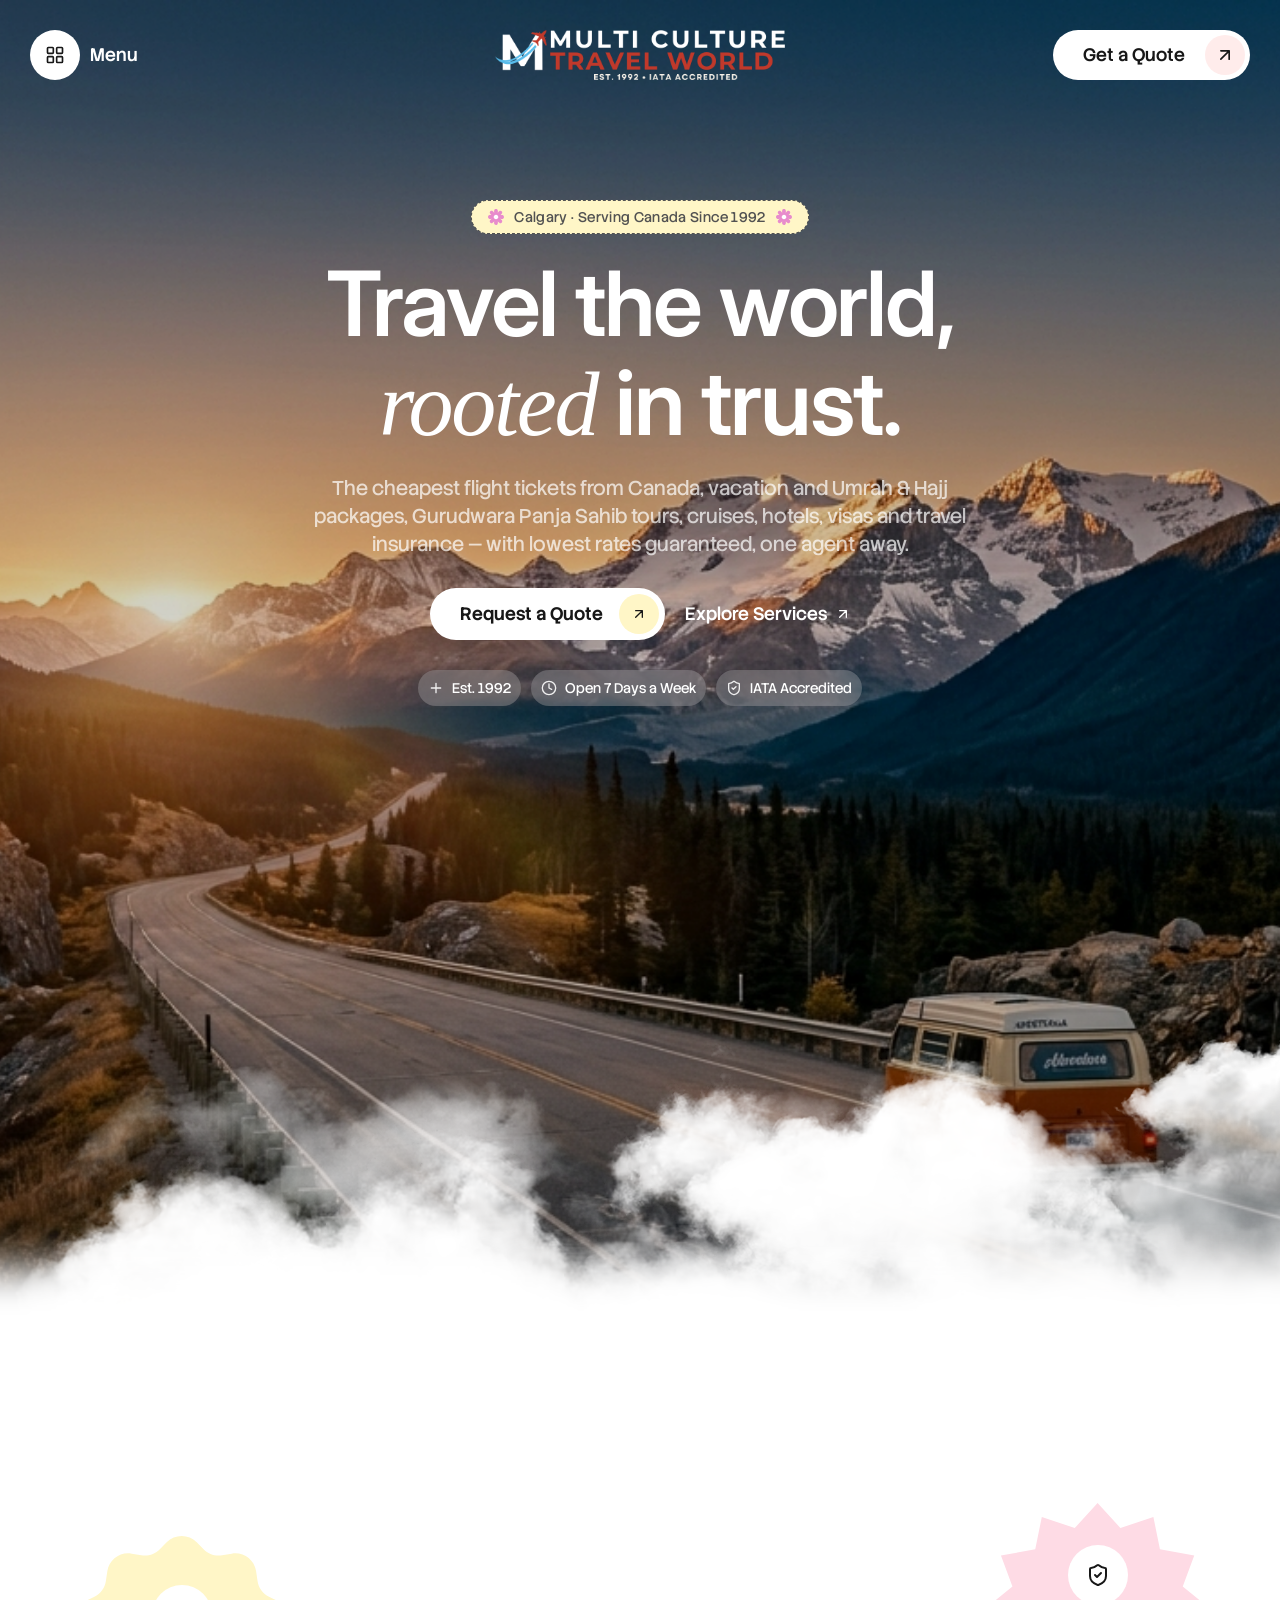
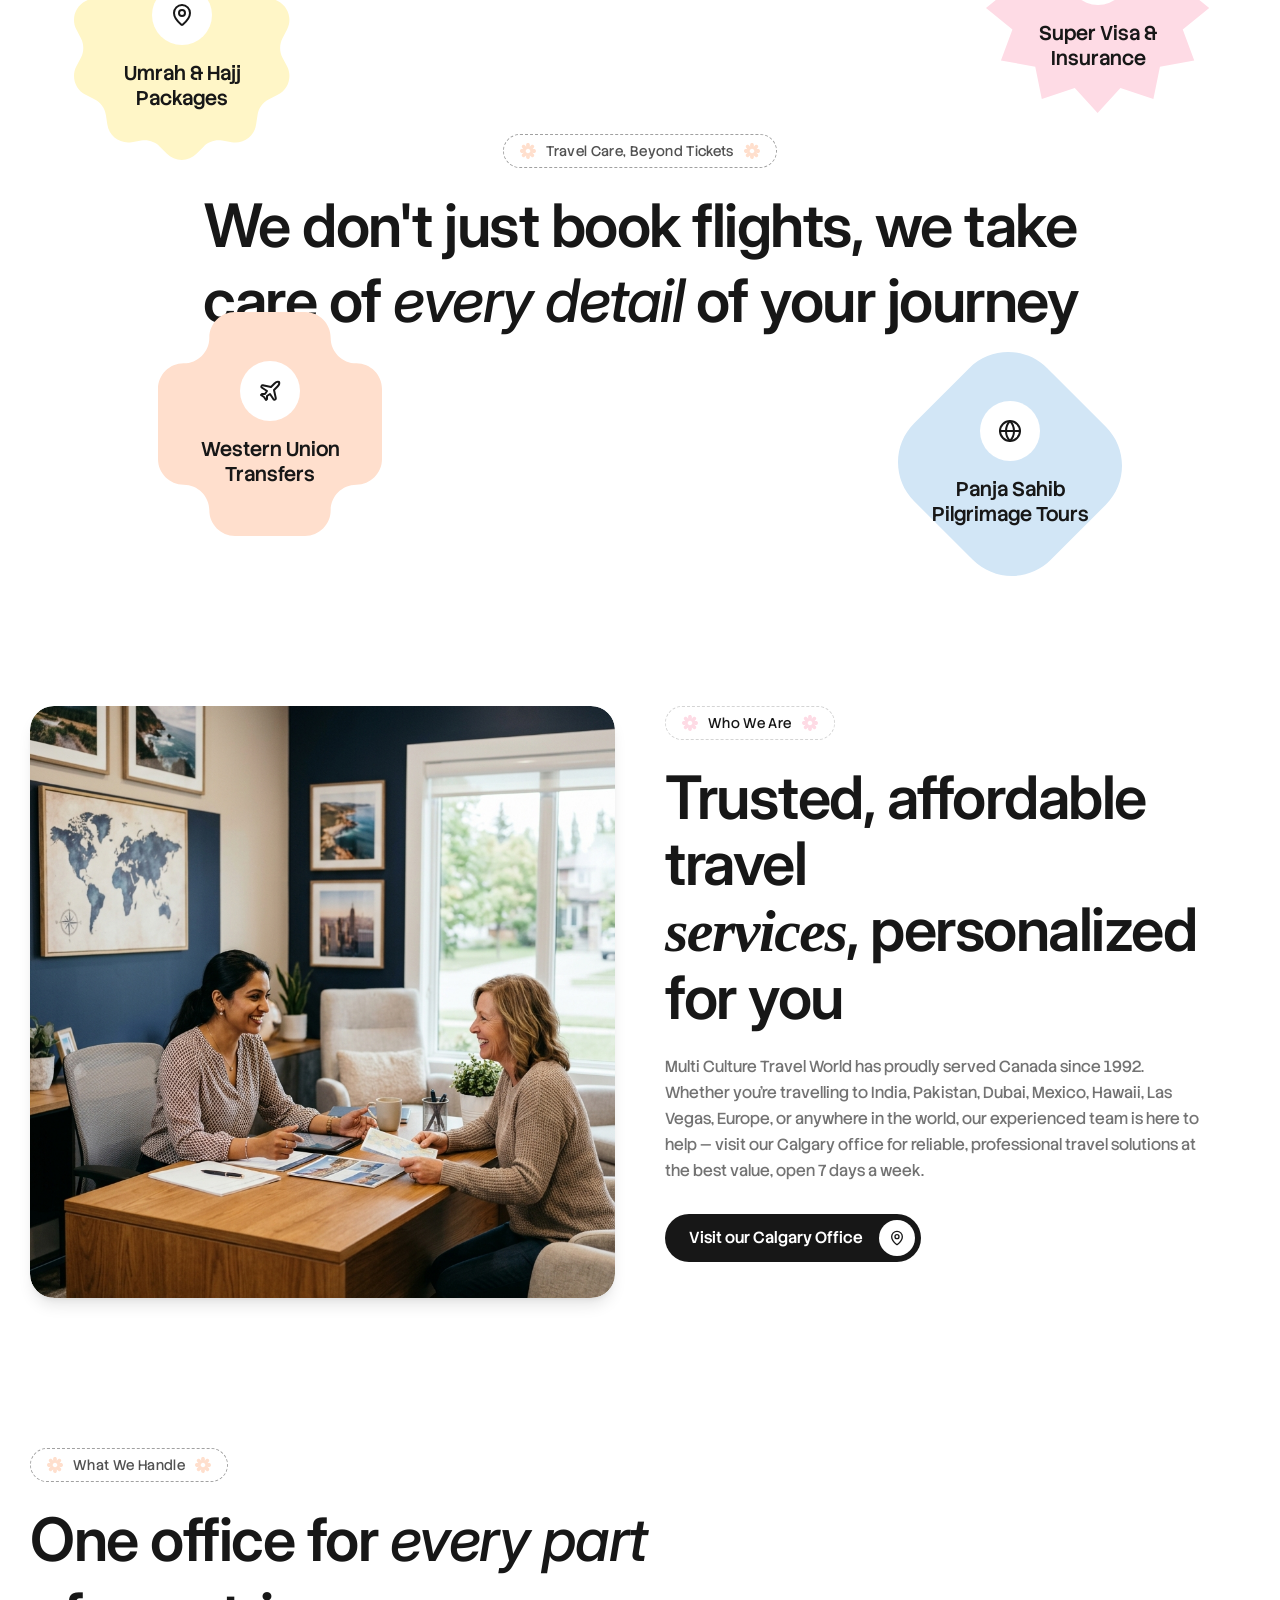
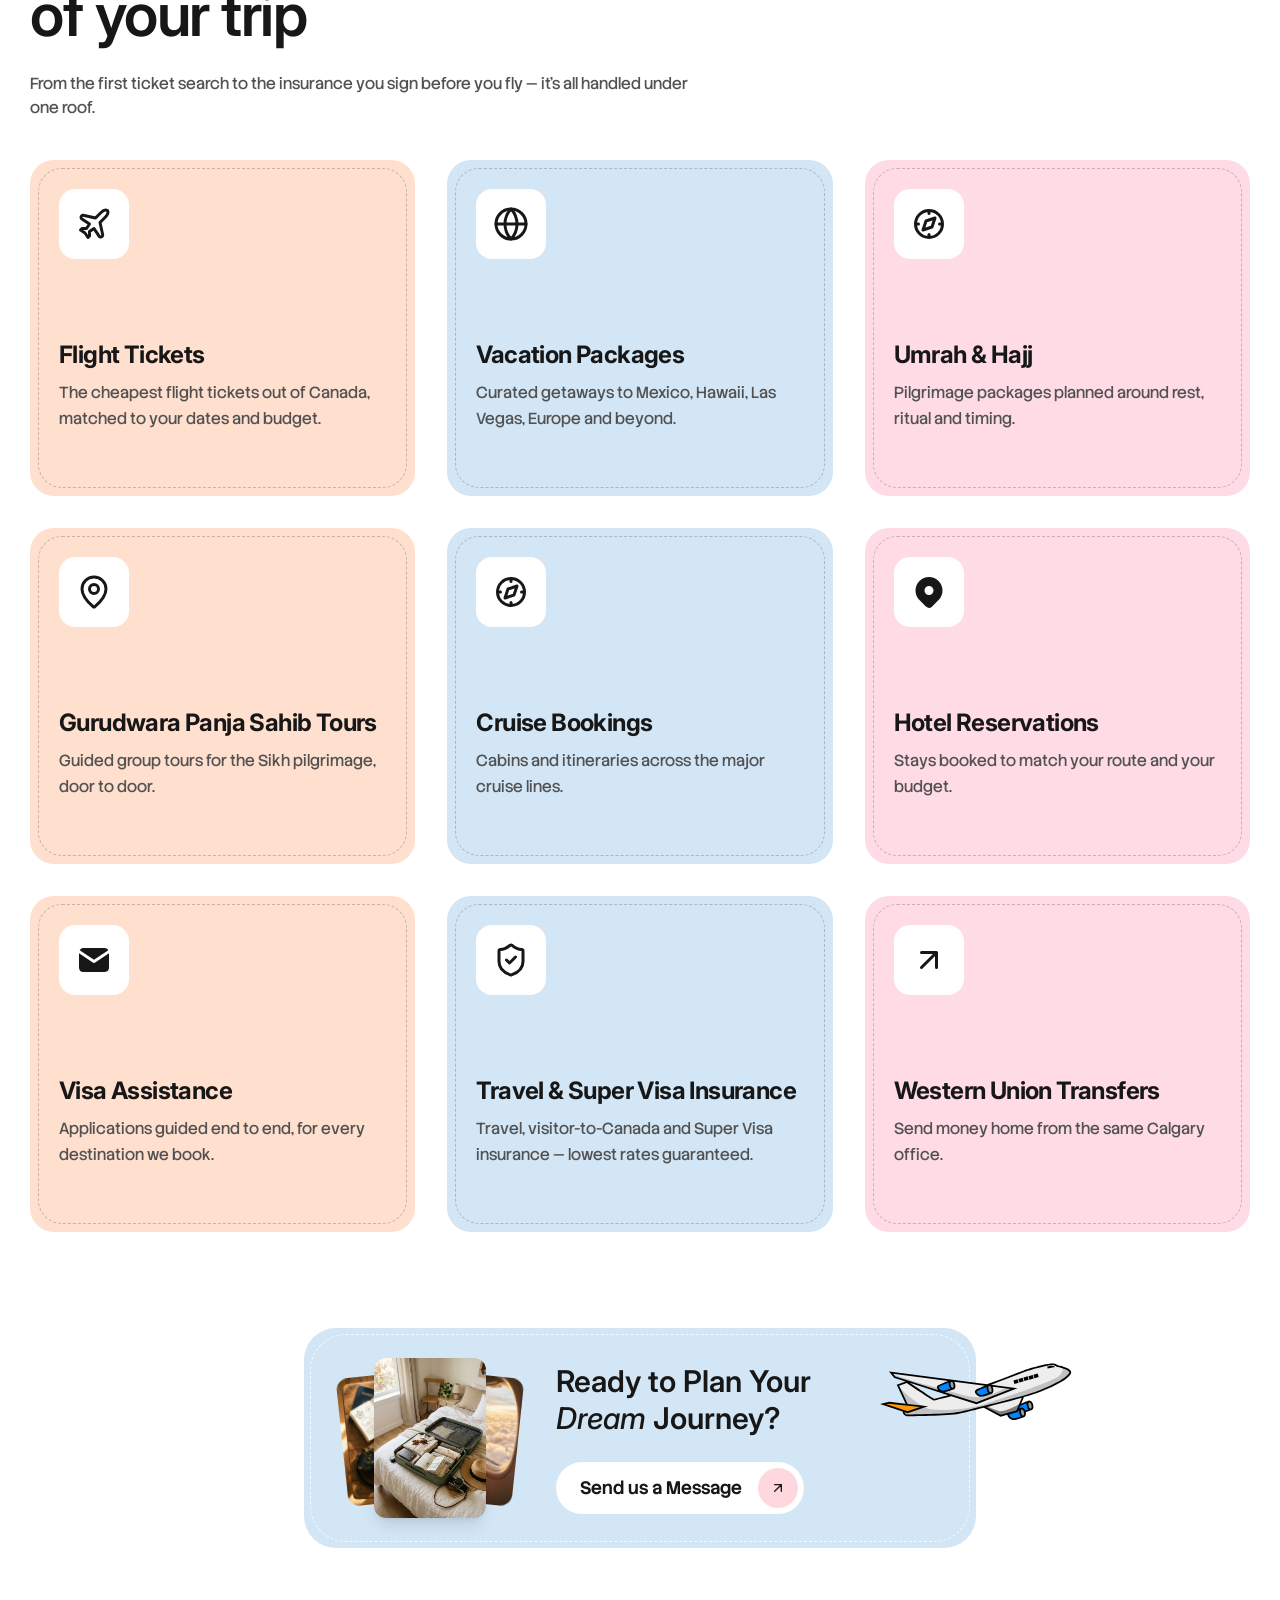
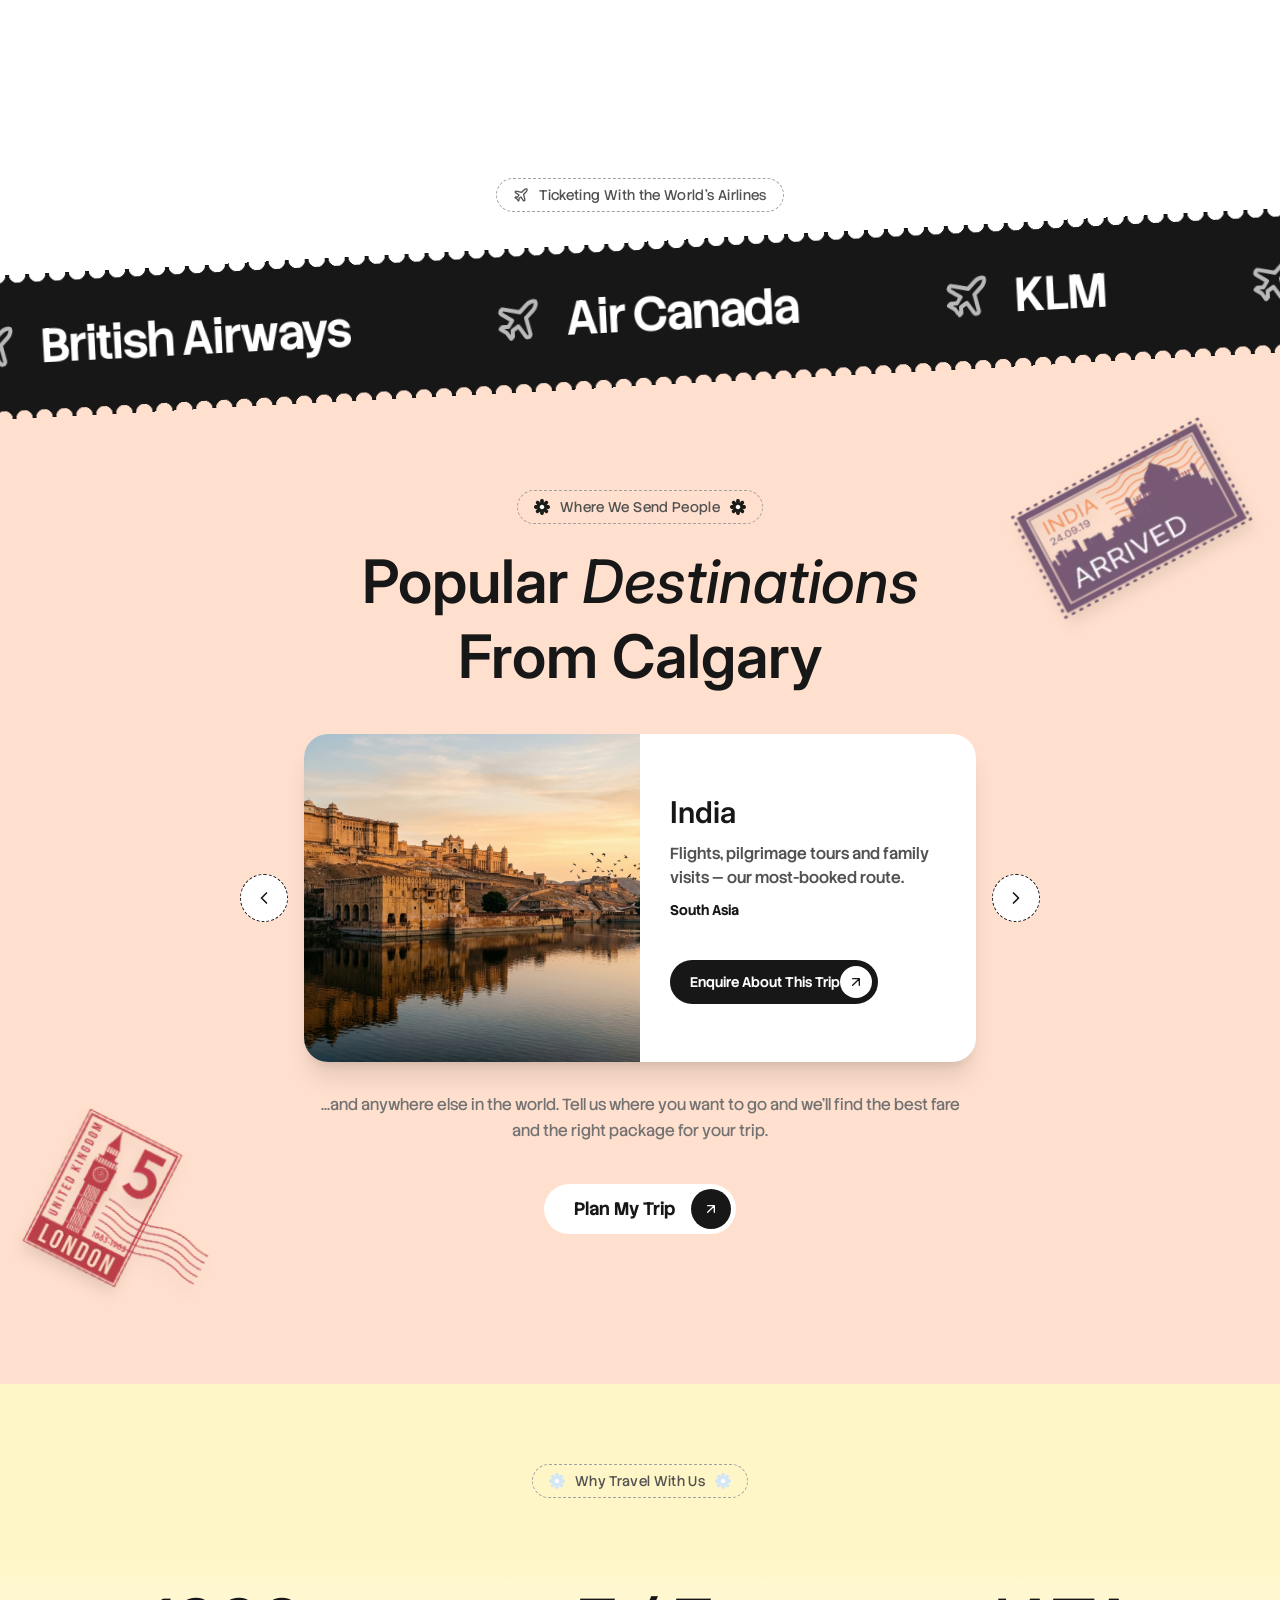
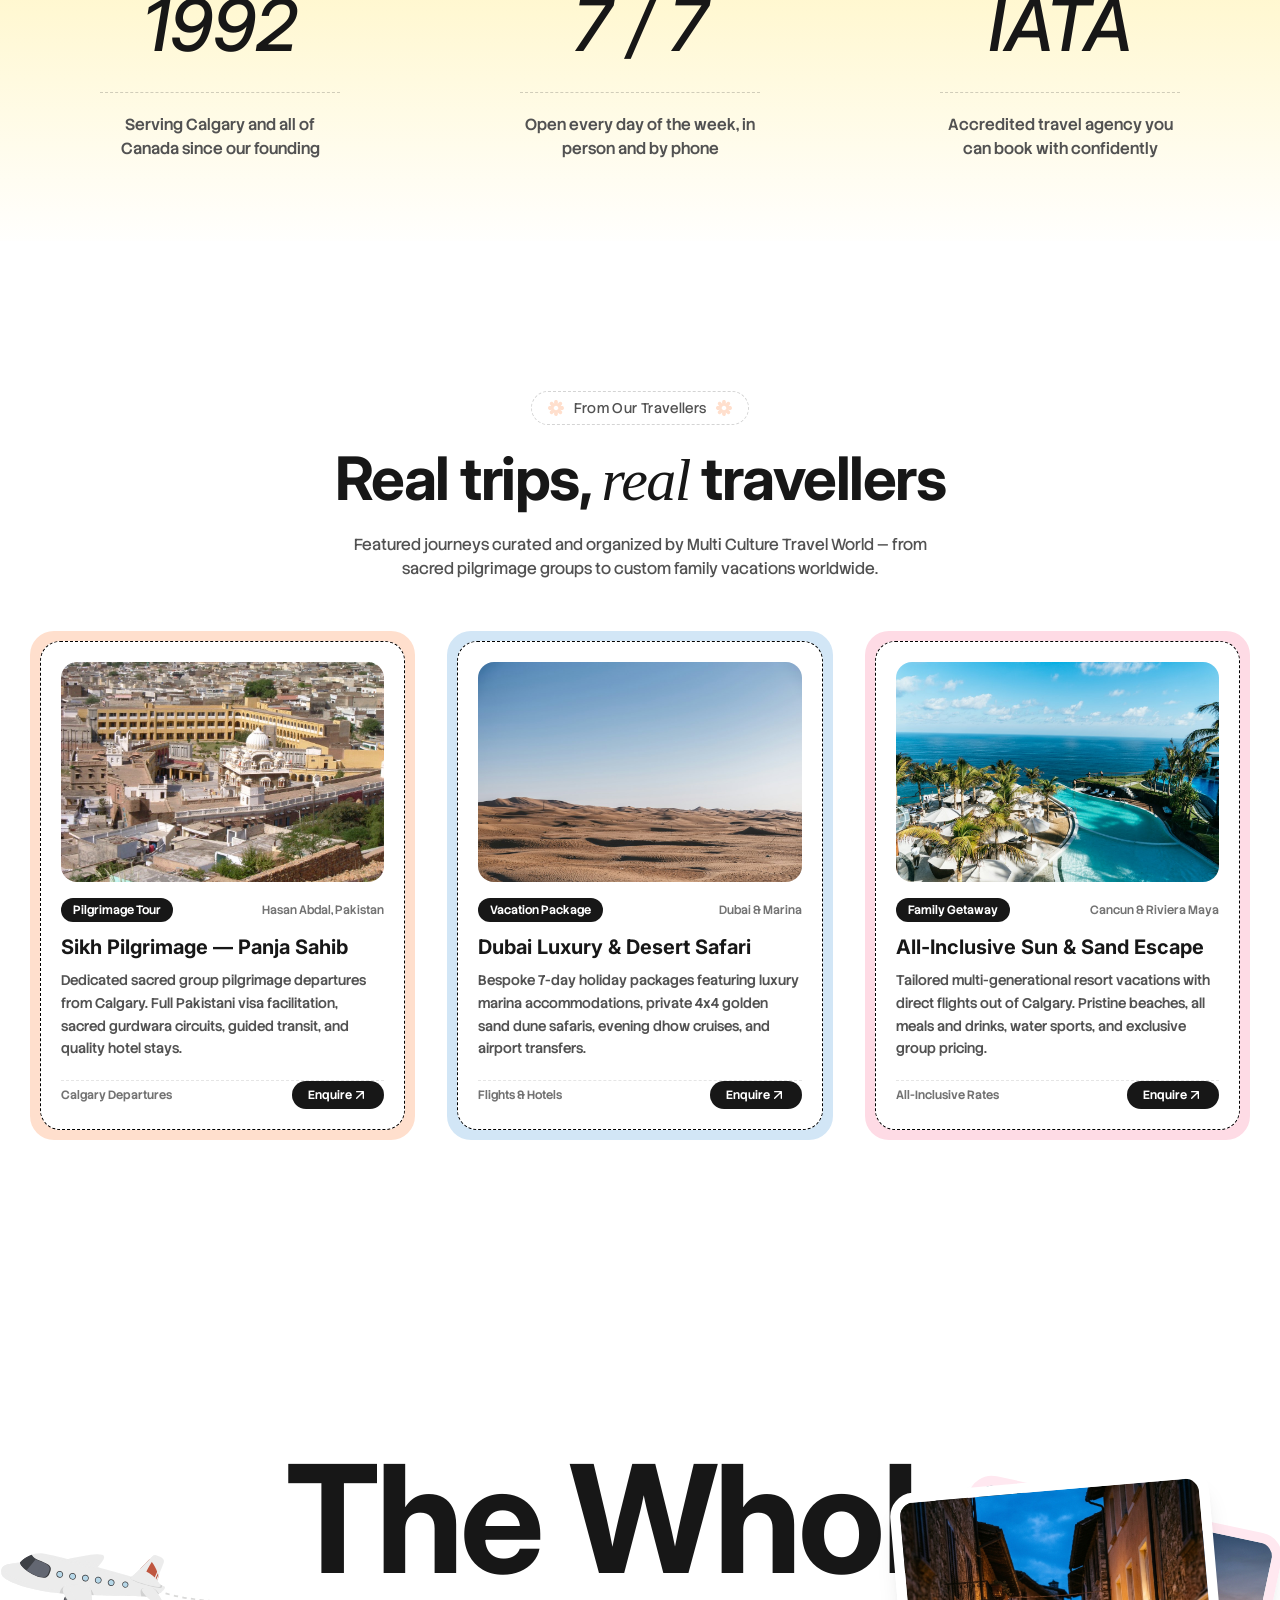
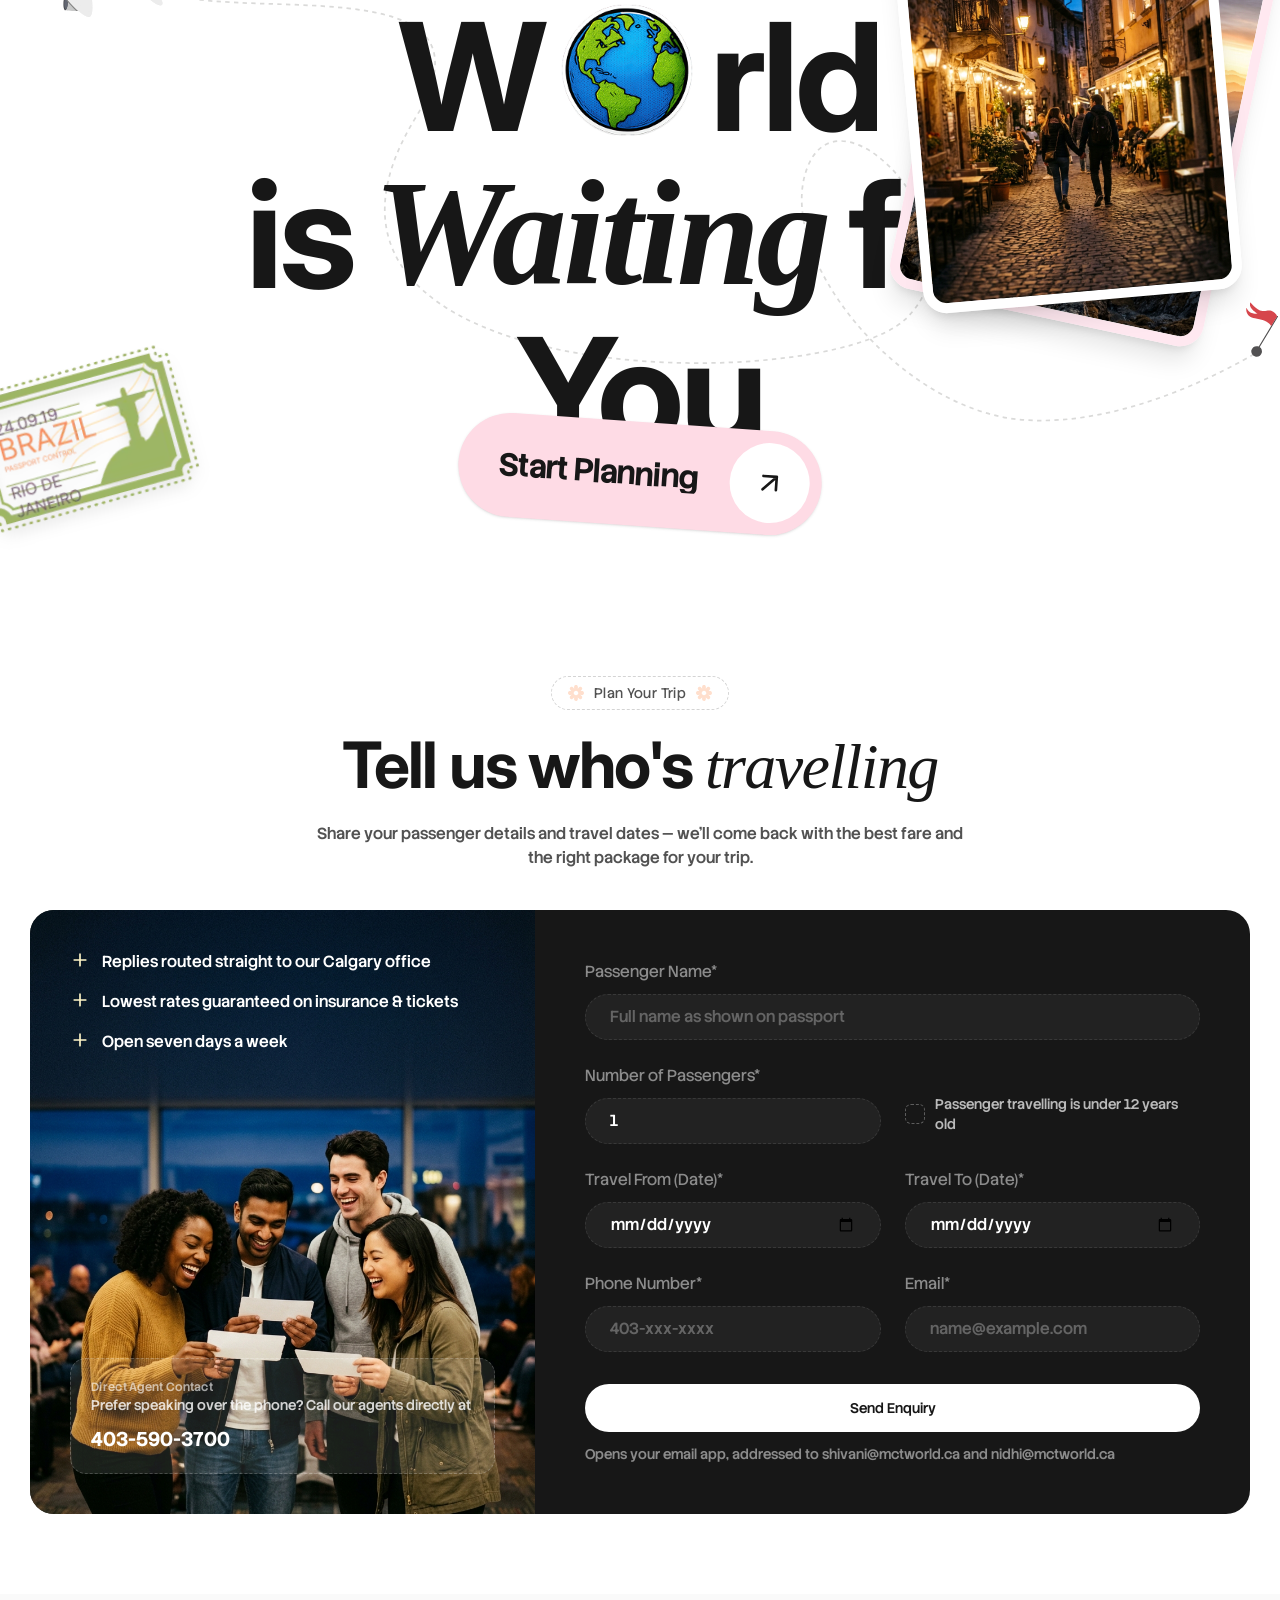
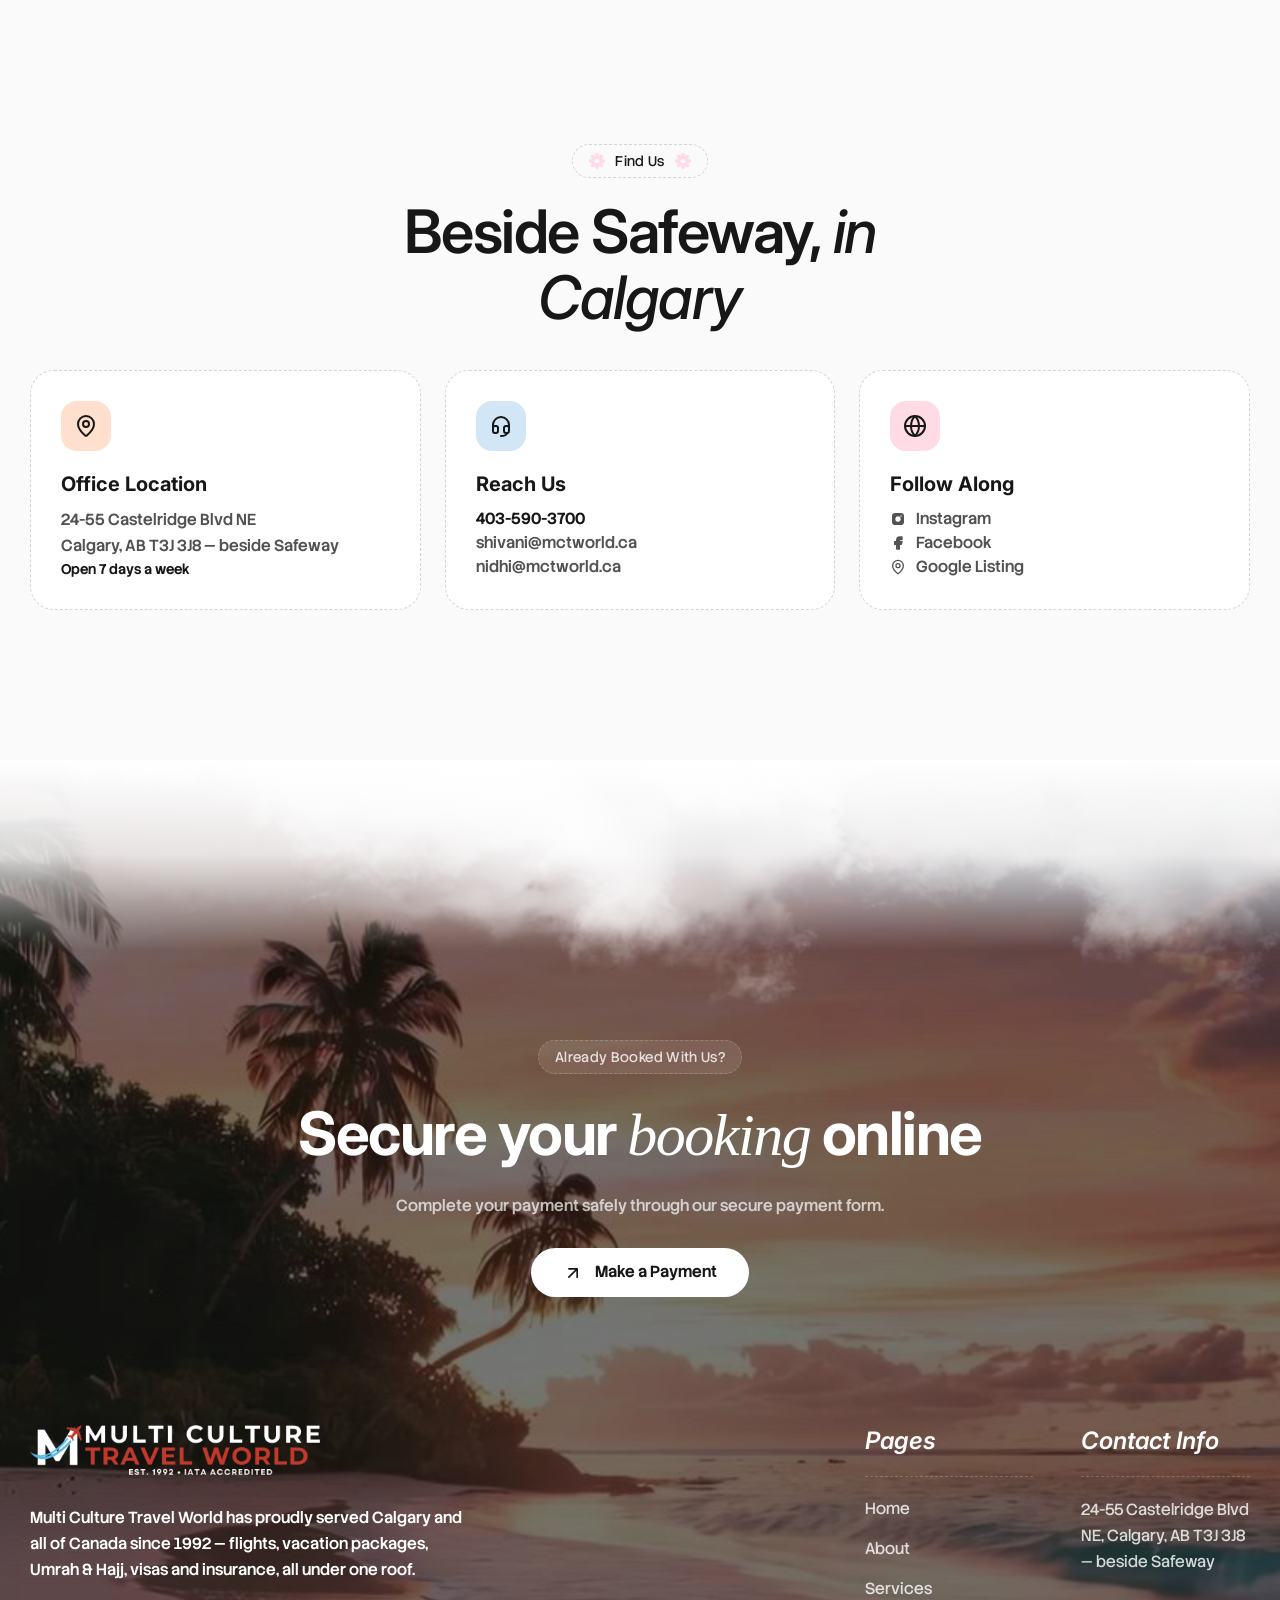
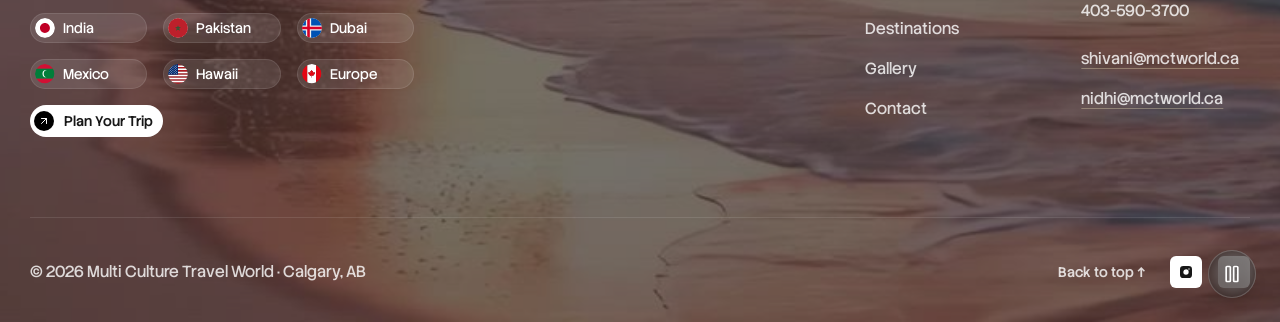
<file: index.html>
<!doctype html>
<html lang="en" class="overflow-x-hidden">

<head>
	<title>Home | Multi Culture Travel World - Travel Agency & Tourism Tailwind CSS 4 Template</title>
	
	<!-- Meta Tags -->
	<meta charset="utf-8" />
	<meta name="viewport" content="width=device-width, initial-scale=1" />
	
	<meta name="title" content="Multi Culture Travel World - Travel Agency & Tourism Tailwind CSS 4 Template" />
	
	<meta name="description" content="Multi Culture Travel World is a modern, responsive travel agency and tourism website template built with Tailwind CSS 4. Perfect for travel agencies, tour operators, holiday booking services, adventure travel companies, hotel booking platforms, destination guides, and tourism businesses." />
	
	<meta name="keywords" content="travel agency template, tourism website template, Tailwind CSS travel template, travel booking template, tour operator template, holiday booking template, vacation website template, hotel booking template, adventure travel template, tourism business template, Tailwind CSS 4 template, responsive HTML template" />
	
	<meta name="author" content="Unifato" />
	<meta name="robots" content="index, follow" />
	
	<!-- Favicon -->
	<link rel="shortcut icon" href="assets/images/logo/favicon.png" />
	<link rel="preconnect" href="https://fonts.googleapis.com">
	<link rel="preconnect" href="https://fonts.gstatic.com" crossorigin>
	<link href="https://fonts.googleapis.com/css2?family=Stack+Sans+Headline:wght@200..700&display=swap" rel="stylesheet">
	<link href="https://fonts.googleapis.com/css2?family=Inter:ital,opsz,wght@0,14..32,100..900;1,14..32,100..900&display=swap" rel="stylesheet">
		<script type="module" crossorigin src="js/app.js"></script>
		<link rel="stylesheet" crossorigin href="css/app.css">
		<style>
		/* MotionSites Core Easing & Smooth Motion System */
		:root {
			--ease-out-expo: cubic-bezier(.16, 1, .3, 1);
			--ease-out-quint: cubic-bezier(.22, 1, .36, 1);
			--ease-out-cubic: cubic-bezier(.215, .61, .355, 1);
			--ease-standard: cubic-bezier(.25, .1, .25, 1);
			--ease-reveal: cubic-bezier(.25, .1, .25, 1);
			--ease-spring: cubic-bezier(.34, 1.56, .64, 1);
		}

		html {
			scroll-behavior: smooth;
		}

		/* Staggered Blur-Rise Hero Entrance & Media Settle */
		@keyframes msMediaSettle {
			0% { transform: scale(1.07); }
			100% { transform: scale(1); }
		}
		@keyframes msNavDown {
			0% { opacity: 0; transform: translateY(-16px); }
			100% { opacity: 1; transform: translateY(0); }
		}
		@keyframes msBlurRise {
			0% {
				opacity: 0;
				transform: translateY(22px);
				filter: blur(8px);
			}
			100% {
				opacity: 1;
				transform: translateY(0);
				filter: blur(0);
			}
		}

		.ms-hero-bg {
			animation: msMediaSettle 2.4s var(--ease-out-expo) both;
			will-change: transform;
		}
		.ms-nav-in {
			animation: msNavDown 0.85s var(--ease-out-expo) 0.1s both;
		}
		.ms-eyebrow-in {
			animation: msBlurRise 0.85s var(--ease-out-expo) 0.25s both;
		}
		.ms-title-in {
			animation: msBlurRise 0.95s var(--ease-out-expo) 0.42s both;
		}
		.ms-desc-in {
			animation: msBlurRise 0.9s var(--ease-out-expo) 0.58s both;
		}
		.ms-cta-in {
			animation: msBlurRise 0.85s var(--ease-out-expo) 0.72s both;
		}

		/* MotionSites Tactile Card Lift & Smooth Zoom */
		.ms-card-lift {
			transition: transform 0.45s var(--ease-out-expo), box-shadow 0.45s var(--ease-out-expo) !important;
		}
		.ms-card-lift:hover {
			transform: translateY(-5px) !important;
			box-shadow: 0 20px 40px -12px rgba(27, 42, 74, 0.12) !important;
		}

		/* Smooth Image Transitions */
		.ms-img-smooth {
			transition: transform 0.65s var(--ease-out-expo) !important;
		}
		.group:hover .ms-img-smooth {
			transform: scale(1.04) !important;
		}

		/* Viewport Reveal System */
		.js [data-ms-reveal] {
			opacity: 0;
			transform: translate3d(var(--ms-x, 0px), var(--ms-y, 22px), 0);
			filter: blur(var(--ms-blur, 3px));
			transition: opacity var(--ms-dur, 0.75s) var(--ease-reveal) var(--ms-del, 0s),
			            transform var(--ms-dur, 0.75s) var(--ease-reveal) var(--ms-del, 0s),
			            filter var(--ms-dur, 0.75s) var(--ease-reveal) var(--ms-del, 0s);
			will-change: opacity, transform, filter;
		}
		.js [data-ms-reveal].is-in {
			opacity: 1;
			transform: none;
			filter: none;
			will-change: auto;
		}

		@media (prefers-reduced-motion: reduce) {
			*, *::before, *::after {
				animation-duration: 0.01ms !important;
				animation-iteration-count: 1 !important;
				transition-duration: 0.01ms !important;
				scroll-behavior: auto !important;
			}
		}

		/* Gallery Section: 3-column Grid on Desktop, Swiper Slider on Mobile */
		@media (min-width: 1024px) {
			.gallery-swiper .swiper-wrapper {
				display: grid !important;
				grid-template-columns: repeat(3, minmax(0, 1fr)) !important;
				gap: 2rem !important;
				transform: none !important;
				width: 100% !important;
			}
			.gallery-swiper .swiper-slide {
				width: 100% !important;
				margin-right: 0 !important;
				height: auto !important;
			}
		}
		@media (max-width: 1023px) {
			.gallery-swiper {
				overflow: visible !important;
			}
			.gallery-swiper .swiper-wrapper {
				display: flex !important;
			}
		}
	</style>
</head>

<body class="overflow-x-hidden">

	<!-- Navbar -->
	<header id="main-header" class="ms-nav-in absolute inset-x-0 top-0 z-50 w-full py-3.75 md:py-5 lg:py-7.5 group/nav">
		<div id="top"></div>
		<div class="container">
			<div class="grid items-center grid-cols-2 md:grid-cols-3 rounded-full border border-dashed md:p-2.5 ps-5 py-2.5 pe-2.5 max-w-3xl mx-auto lg:bg-transparent! lg:backdrop-blur-none! lg:rounded-none! lg:border-none! lg:p-0! lg:max-w-none! lg:mx-0! group-[.is-dark]/nav:bg-black/20 group-[.is-dark]/nav:backdrop-blur-md group-[.is-dark]/nav:border-white/20 group-[.is-light]/nav:bg-white group-[.is-light]/nav:border-default-200 group-[.is-open]/nav:bg-transparent! group-[.is-open]/nav:border-transparent! group-[.is-open]/nav:shadow-none! group-[.is-open]/nav:backdrop-blur-none!">
	
				<!-- Left: Menu Button & Offcanvas Menu -->
				<div class="flex items-center justify-end md:justify-start order-2 md:order-1">
					<button type="button" class="group flex items-center gap-2.5 cursor-pointer" data-hs-overlay="#navbar-offcanvas" aria-controls="navbar-offcanvas" aria-label="Toggle navigation">
						<div class="flex items-center justify-center md:size-12.5 size-10 transition-all duration-300 bg-white rounded-full group-hover:bg-primary-1 group-[.is-open]:bg-white group-[.is-open]:group-hover:bg-white group-[.is-light]/nav:bg-default-900! group-[.is-light]/nav:group-hover:bg-primary-1!">
							<span class="icon-[lucide--layout-grid] size-5 text-default-900 transition-colors duration-300 group-hover:text-default-900 group-[.is-open]:text-default-900 group-[.is-open]:group-hover:text-default-900 group-[.is-light]/nav:text-white!"></span>
						</div>
						<div class="relative hidden sm:flex overflow-hidden h-6 items-center">
							<span class="block text-white group-[.is-light]/nav:text-default-900 font-medium text-lg transition-transform duration-300 group-[.is-open]:-translate-y-full">Menu</span>
							<span class="absolute top-full inset-s-0 text-white group-[.is-light]/nav:text-default-900 font-medium text-lg transition-transform duration-300 group-[.is-open]:-translate-y-full">Close</span>
						</div>
					</button>
	
					<!-- Offcanvas Menu -->
					<div id="navbar-offcanvas" class="hs-overlay hs-overlay-open:opacity-100 hs-overlay-open:translate-y-0 hidden -translate-y-full fixed top-22.5 lg:inset-s-12 md:inset-s-4 inset-s-3 lg:w-200 md:w-170 w-85 transition-all duration-500 transform z-50 bg-[#161616] rounded-3xl md:p-5 p-3.75 shadow-2xl" tabindex="-1">
						<div class="border border-dashed border-white/20 rounded-2xl p-3.75 md:p-8">
	
							<!-- Links Grid -->
							<div class="grid grid-cols-2 gap-y-4 gap-x-3 md:gap-x-8 md:mb-10 mb-5">
								<!-- Left Column -->
								<div class="flex flex-col md:gap-5 gap-2.5">
									<a class="md:text-3xl text-xl italic text-primary-1 transition-colors" href="#top">Home</a>
									<a class="md:text-3xl text-xl font-medium text-default-500 hover:text-white transition-colors" href="#about">About</a>
									<a class="md:text-3xl text-xl font-medium text-default-500 hover:text-white transition-colors" href="#services">Services</a>
									<a class="md:text-3xl text-xl font-medium text-default-500 hover:text-white transition-colors" href="#destinations">Destinations</a>
								</div>

								<!-- Right Column -->
								<div class="flex flex-col md:gap-5 gap-2.5">
									<a class="md:text-3xl text-xl font-medium text-default-500 hover:text-white transition-colors" href="#gallery">Gallery</a>
									<a class="md:text-3xl text-xl font-medium text-default-500 hover:text-white transition-colors" href="#contact">Contact</a>
								</div>
							</div>
	
							<!-- Footer -->
							<div class="border-t border-dashed border-white/20 pt-6 flex flex-col sm:flex-row sm:items-center justify-between gap-6">
								<div class="flex flex-col gap-3 text-base font-medium text-white/70">
									<a href="mailto:shivani@mctworld.ca" class="hover:text-white transition-colors">shivani@mctworld.ca</a>
									<a href="tel:+14035903700" class="hover:text-white transition-colors">403-590-3700</a>
								</div>
								<div class="flex items-center gap-2.5">
									<a href="https://www.instagram.com/multiculturetravelworld.yyc/" target="_blank" class="flex items-center justify-center size-8 rounded-lg bg-white text-default-900 hover:bg-primary-4 transition-colors">
										<i class="iconify tabler--brand-instagram-filled size-4"></i>
									</a>
									<a href="https://www.facebook.com/people/Multi-Culture-Travel-World/" target="_blank" class="flex items-center justify-center size-8 rounded-lg bg-white text-default-900 hover:bg-primary-4 transition-colors">
										<i class="iconify tabler--brand-facebook-filled size-4"></i>
									</a>
								</div>
							</div>
						</div>
					</div>
				</div>
	
				<!-- Center: Logo -->
				<div id="navbar-logo" class="flex items-center justify-start md:justify-center order-1 md:order-2 transition-opacity duration-300">
					<a href="index.html" aria-label="home" class="block">
						<img id="main-logo" src="assets/images/logo/logo-horizontal-white.png" loading="lazy" alt="Multi Culture Travel World Logo" class="lg:h-12.5 md:h-10 h-8">
					</a>
				</div>
	
				<!-- Right: Get a Quote Button -->
				<div id="navbar-action-btn" class="hidden md:flex items-center justify-end order-3 transition-opacity duration-300">
					<a href="#contact" class="group inline-flex items-center gap-5 p-1.25 ps-7.5 bg-white group-[.is-light]/nav:bg-[#ffeceb] rounded-full transition-transform">
	
						<!-- Text Wrapper -->
						<div class="relative overflow-hidden h-5 sm:h-6 flex items-center min-[400px]:flex">
							<span class="block text-default-900 font-medium text-lg transition-transform duration-300 group-hover:-translate-y-full">Get a Quote</span>
							<span class="block text-default-900 font-medium text-lg absolute top-full inset-s-0 inset-e-0 text-center transition-transform duration-300 group-hover:-translate-y-full">Get a Quote</span>
						</div>
	
						<!-- Right Icon Wrapper -->
						<div class="relative flex items-center justify-center h-10 w-10 bg-[#ffeceb] group-[.is-light]/nav:bg-white rounded-full overflow-hidden group-hover:scale-90 transition-transform duration-300">
							<!-- Top Icon -->
							<span class="icon-[lucide--arrow-up-right] w-4 h-4 sm:w-5 sm:h-5 absolute text-default-900 transition-all duration-300 group-hover:translate-x-[150%] group-hover:translate-y-[-150%]"></span>
							<!-- Hover/Bottom Icon -->
							<span class="icon-[lucide--arrow-up-right] w-4 h-4 sm:w-5 sm:h-5 absolute text-default-900 translate-x-[-150%] translate-y-[150%] scale-125 transition-all duration-300 group-hover:translate-x-0 group-hover:translate-y-0 group-hover:scale-100"></span>
						</div>
	
					</a>
				</div>
	
			</div>
		</div>
	</header>
	<main>

		<!-- Hero Section -->
		<section class="relative flex items-center justify-center min-h-screen lg:pt-50 md:pt-40 pt-30 lg:pb-170 md:pb-110 pb-86 overflow-hidden">
			<!-- Background Image & Overlays -->
			<div class="absolute inset-0 z-0 pointer-events-none overflow-hidden">
				<img src="assets/images/hero-bg.jpg" alt="Mountain highway at golden hour - Multi Culture Travel World" class="ms-hero-bg absolute inset-0 object-cover w-full h-full object-center" loading="eager">

				<!-- Gradient Overlay -->
				<div class="absolute inset-0 opacity-50 bg-linear-to-t from-black via-black/30 via-38% to-black/50 z-0"></div>

				<!-- Cloud Decorations -->
				<img src="assets/images/cloud-01.webp" alt="Cloud Decoration" data-aos="fade-up" data-aos-duration="1500" class="absolute lg:-bottom-100 -bottom-140 -inset-s-37.5 w-255 h-180 object-cover object-bottom z-10 opacity-90 md:block hidden">

				<img src="assets/images/cloud-2.avif" alt="Cloud Decoration" data-aos="fade-up" data-aos-delay="300" data-aos-duration="1500" class="absolute w-275 h-146 lg:-bottom-68 -bottom-120 top-auto inset-e-35 z-10 opacity-95 pointer-events-none md:block hidden">

				<img src="assets/images/cloud-2.avif" alt="Cloud Decoration" data-aos="fade-up" data-aos-delay="500" data-aos-duration="1500" class="absolute w-225 z-10 opacity-95 h-120 -inset-e-55 lg:-bottom-25 -bottom-65 inset-s-auto top-auto pointer-events-none md:block hidden">

				<!-- Bottom Blurred White Fade -->
				<div class="absolute -bottom-25 -inset-x-17.5 h-55 bg-white blur-[20px] z-10 pointer-events-none"></div>
			</div>

			<!-- Content -->
			<div class="container relative z-10 text-center">

				<!-- Pre-title -->
				<div class="ms-eyebrow-in inline-flex items-center gap-2.5 py-1.5 px-4 md:mb-5 mb-4 bg-primary-1 rounded-full border border-dashed border-default-600">
					<img src="assets/images/icon-03.svg" alt="Icon" class="size-4">
					<span class="text-sm text-default-600 tracking-wide font-normal">Calgary · Serving Canada Since 1992</span>
					<img src="assets/images/icon-03.svg" alt="Icon" class="size-4">
				</div>

				<!-- Title -->
				<h1 class="ms-title-in mb-5 text-4xl font-semibold tracking-tight text-white md:text-6xl lg:text-[90px] leading-[1.1]">
					Travel the world,<br><span class="font-serif italic font-normal">rooted</span> in trust.
				</h1>

				<!-- Description -->
				<p class="max-w-2xl mx-auto mb-7.5 text-base md:text-xl text-white/70 font-normal">
					The cheapest flight tickets from Canada, vacation and Umrah & Hajj packages, Gurudwara Panja Sahib tours, cruises, hotels, visas and travel insurance — with lowest rates guaranteed, one agent away.
				</p>

				<!-- CTA Buttons -->
				<div class="flex flex-wrap items-center justify-center gap-5 mb-7.5">
					<a href="#contact" class="group inline-flex items-center gap-4 p-1.5 ps-7.5 bg-white rounded-full transition-all duration-300">
						<div class="relative overflow-hidden h-5 flex items-center">
							<span class="block text-default-900 font-semibold text-lg transition-transform duration-300 group-hover:-translate-y-full">Request a Quote</span>
							<span class="block text-default-900 font-semibold text-lg absolute top-full inset-s-0 inset-e-0 text-center transition-transform duration-300 group-hover:-translate-y-full">Request a Quote</span>
						</div>
						<div class="relative flex items-center justify-center size-10 bg-primary-1 rounded-full overflow-hidden group-hover:scale-90 transition-transform duration-300">
							<i class="iconify lucide--arrow-up-right size-4 absolute text-default-900 transition-all duration-300 group-hover:translate-x-[150%] group-hover:translate-y-[-150%]"></i>
							<i class="iconify lucide--arrow-up-right size-4 absolute text-default-900 translate-x-[-150%] translate-y-[150%] scale-125 transition-all duration-300 group-hover:translate-x-0 group-hover:translate-y-0 group-hover:scale-100"></i>
						</div>
					</a>
					<a href="#services" class="inline-flex items-center gap-2 text-white font-medium text-lg hover:text-white/80 transition-colors">
						Explore Services
						<i class="iconify lucide--arrow-up-right size-4"></i>
					</a>
				</div>

				<!-- Badges -->
				<div class="flex flex-wrap items-center justify-center gap-2.5">
					<div class="inline-flex items-center gap-2 px-2.5 py-2 rounded-full backdrop-blur-md bg-white/20 transition-colors cursor-default">
						<i class="iconify lucide--plus size-4 text-white opacity-90"></i>
						<span class="text-sm font-normal text-white">Est. 1992</span>
					</div>
					<div class="inline-flex items-center gap-2 px-2.5 py-2 rounded-full backdrop-blur-md bg-white/20 transition-colors cursor-default">
						<span class="iconify lucide--clock size-4 text-white opacity-90"></span>
						<span class="text-sm font-normal text-white">Open 7 Days a Week</span>
					</div>
					<div class="inline-flex items-center gap-2 px-2.5 py-2 rounded-full backdrop-blur-md bg-white/20 transition-colors cursor-default">
						<i class="iconify lucide--shield-check size-4 text-white opacity-90"></i>
						<span class="text-sm font-normal text-white">IATA Accredited</span>
					</div>
				</div>
			</div>
		</section>


		<!-- Promise Section -->
		<section class="lg:py-37.5 md:py-25 py-20 relative overflow-hidden">
			<div class="container-small">
				<!-- Mobile & Tablet Layout (2x2 Grid) -->
				<div class="lg:hidden flex flex-col items-center lg:mb-20">
					<!-- Center Content -->
					<div class="text-center max-w-2xl mx-auto lg:mb-12 relative z-10">
						<!-- Pre-title -->
						<div class="inline-flex items-center gap-2.5 py-1.5 px-4 mb-5 rounded-full border border-dashed border-default-400">
							<img src="assets/images/icon-05.svg" alt="Icon" class="size-4">
							<span class="text-sm text-default-600 tracking-wide font-normal">Travel Care, Beyond Tickets</span>
							<img src="assets/images/icon-05.svg" alt="Icon" class="size-4">
						</div>

						<!-- Title -->
						<h2 data-aos="fade-up" class="text-3xl md:text-4xl lg:text-5xl font-semibold text-default-900 tracking-tight leading-tight">
							We don't just book flights, we take care of <span class="italic font-medium">every detail</span> of your journey
						</h2>
					</div>

					<div class="grid grid-cols-2 gap-4 md:gap-10 lg:gap-x-24 lg:gap-y-16 w-full max-w-4xl mx-auto place-items-center mt-12 md:mt-20">
						<!-- 1 (Top Left) -->
						<div class="relative z-10 flex flex-col items-center justify-center w-40 h-40 sm:w-48 sm:h-48 md:w-56 md:h-56 group -translate-y-6 md:-translate-y-8">
							<img src="assets/images/vector-01.svg" class="absolute inset-0 w-full h-full object-contain -z-10 transition-transform duration-500 group-hover:scale-105" alt="Shape">
							<div class="size-10 sm:size-12 md:size-15 bg-white rounded-full flex items-center justify-center mb-2 md:mb-4 shadow-sm">
								<i class="iconify lucide--map-pin size-5 md:size-6 text-default-900"></i>
							</div>
							<span class="text-sm sm:text-base md:text-xl font-medium text-default-900 text-center px-2 md:px-4 leading-tight">Umrah & Hajj<br>Packages</span>
						</div>

						<!-- 2 (Top Right) -->
						<div class="relative z-10 flex flex-col items-center justify-center w-40 h-40 sm:w-48 sm:h-48 md:w-56 md:h-56 group -translate-y-6 md:-translate-y-8 lg:translate-y-8">
							<img src="assets/images/vector-02.svg" class="absolute inset-0 w-full h-full object-contain -z-10 transition-transform duration-500 group-hover:scale-105" alt="Shape">
							<div class="size-10 sm:size-12 md:size-15 bg-white rounded-full flex items-center justify-center mb-2 md:mb-4 shadow-sm">
								<i class="iconify lucide--shield-check size-5 md:size-6 text-default-900"></i>
							</div>
							<span class="text-sm sm:text-base md:text-xl font-medium text-default-900 text-center px-2 md:px-4 leading-tight">Super Visa &<br>Insurance</span>
						</div>

						<!-- 3 (Bottom Left) -->
						<div class="relative z-10 flex flex-col items-center justify-center w-40 h-40 sm:w-48 sm:h-48 md:w-56 md:h-56 group -translate-y-6 md:-translate-y-8">
							<img src="assets/images/vector-03.svg" class="absolute inset-0 w-full h-full object-contain -z-10 transition-transform duration-500 group-hover:scale-105" alt="Shape">
							<div class="size-10 sm:size-12 md:size-15 bg-white rounded-full flex items-center justify-center mb-2 md:mb-4 shadow-sm">
								<i class="iconify lucide--plane size-5 md:size-6 text-default-900"></i>
							</div>
							<span class="text-sm sm:text-base md:text-xl font-medium text-default-900 text-center px-2 md:px-4 leading-tight">Western Union<br>Transfers</span>
						</div>

						<!-- 4 (Bottom Right) -->
						<div class="relative z-10 flex flex-col items-center justify-center w-40 h-40 sm:w-48 sm:h-48 md:w-56 md:h-56 group -translate-y-6 md:-translate-y-8 lg:translate-y-8">
							<img src="assets/images/vector-04.svg" class="absolute inset-0 w-full h-full object-contain -z-10 transition-transform duration-500 group-hover:scale-105" alt="Shape">
							<div class="size-10 sm:size-12 md:size-15 bg-white rounded-full flex items-center justify-center mb-2 md:mb-4 shadow-sm">
								<i class="iconify lucide--globe size-5 md:size-6 text-default-900"></i>
							</div>
							<span class="text-sm sm:text-base md:text-xl font-medium text-default-900 text-center px-2 md:px-4 leading-tight">Panja Sahib<br>Pilgrimage Tours</span>
						</div>
					</div>
				</div>

				<!-- Desktop Floating Layout -->
				<div class="relative hidden lg:flex items-center justify-center min-h-150">
					<!-- Center Content -->
					<div class="text-center max-w-4xl mx-auto relative z-10">
						<!-- Pre-title -->
						<div class="inline-flex items-center gap-2.5 py-1.5 px-4 mb-5 rounded-full border border-dashed border-default-400">
							<img src="assets/images/icon-05.svg" alt="Icon" class="size-4">
							<span class="text-sm text-default-600 tracking-wide font-normal">Travel Care, Beyond Tickets</span>
							<img src="assets/images/icon-05.svg" alt="Icon" class="size-4">
						</div>

						<!-- Title -->
						<h2 data-aos="fade-up" class="text-4xl md:text-5xl lg:text-6xl font-semibold text-default-900 tracking-tight leading-tight">
							We don't just book flights, we take care of <span class="italic font-medium">every detail</span> of your journey
						</h2>
					</div>

					<!-- 1 (Top Left - Expert Guides) -->
					<div class="absolute top-0 inset-s-0 xl:left-10 flex flex-col items-center justify-center w-56 h-56 group z-20">
						<img src="assets/images/vector-01.svg" class="absolute inset-0 w-full h-full object-contain -z-10 transition-transform duration-500" alt="Shape">
						<div class="size-15 bg-white rounded-full flex items-center justify-center mb-4">
							<i class="iconify lucide--map-pin size-6 text-default-900"></i>
						</div>
						<span class="text-xl font-medium text-default-900 text-center px-4 leading-tight">Umrah & Hajj<br>Packages</span>
					</div>

					<!-- 2 (Top Right - Confidence) -->
					<div class="absolute -top-10 inset-e-0 xl:right-10 flex flex-col items-center justify-center w-56 h-56 group z-20">
						<img src="assets/images/vector-02.svg" class="absolute inset-0 w-full h-full object-contain -z-10 transition-transform duration-500" alt="Shape">
						<div class="size-15 bg-white rounded-full flex items-center justify-center mb-4">
							<i class="iconify lucide--shield-check size-6 text-default-900"></i>
						</div>
						<span class="text-xl font-medium text-default-900 text-center px-4 leading-tight">Super Visa &<br>Insurance</span>
					</div>

					<!-- 3 (Bottom Left - Custom Trips) -->
					<div class="absolute bottom-0 inset-s-20 xl:left-32 flex flex-col items-center justify-center w-56 h-56 group z-20">
						<img src="assets/images/vector-03.svg" class="absolute inset-0 w-full h-full object-contain -z-10 transition-transform duration-500" alt="Shape">
						<div class="size-15 bg-white rounded-full flex items-center justify-center mb-4">
							<i class="iconify lucide--plane size-6 text-default-900"></i>
						</div>
						<span class="text-xl font-medium text-default-900 text-center px-4 leading-tight">Western Union<br>Transfers</span>
					</div>

					<!-- 4 (Bottom Right - Destinations) -->
					<div class="absolute -bottom-10 inset-e-20 xl:right-32 flex flex-col items-center justify-center w-56 h-56 group z-20">
						<img src="assets/images/vector-04.svg" class="absolute inset-0 w-full h-full object-contain -z-10 transition-transform duration-500" alt="Shape">
						<div class="size-15 bg-white rounded-full flex items-center justify-center mb-4">
							<i class="iconify lucide--globe size-6 text-default-900"></i>
						</div>
						<span class="text-xl font-medium text-default-900 text-center px-4 leading-tight">Panja Sahib<br>Pilgrimage Tours</span>
					</div>
				</div>
			</div>
		</section>

		<!-- About Section -->
		<section id="about" class="lg:pt-10 pt-5 lg:pb-37.5 md:pb-25 pb-20">
			<div class="container-small">
				<div class="grid grid-cols-1 md:grid-cols-2 md:gap-12.5 gap-5 items-start">
					<!-- Left: Image -->
					<div class="relative w-full rounded-3xl overflow-hidden shadow-lg">
						<img src="assets/images/about-office.jpg" alt="Multi Culture Travel World travel advisor helping a client" class="w-full md:h-148 object-cover rounded-3xl">
					</div>

					<!-- Right: Content -->
					<div class="flex flex-col justify-center">
						<!-- Pre-title -->
						<div class="inline-flex items-center gap-2.5 py-1.5 px-4 lg:mb-6 mb-4 rounded-full border border-dashed border-default-300 bg-white w-max">
							<img src="assets/images/icon-13.svg" alt="Icon" class="size-4">
							<span class="text-sm text-default-900 tracking-wide font-normal">Who We Are</span>
							<img src="assets/images/icon-13.svg" alt="Icon" class="size-4">
						</div>

						<!-- Title -->
						<h2 class="text-3xl md:text-5xl lg:text-6xl font-semibold text-default-900 tracking-tight leading-[1.1] lg:mb-6 mb-4">
							Trusted, affordable travel<br><span class="font-serif italic font-semibold">services</span>, personalized for you
						</h2>

						<!-- Description -->
						<p class="text-base text-default-500 font-normal leading-relaxed mb-7.5 lg:w-11/12">
							Multi Culture Travel World has proudly served Canada since 1992. Whether you're travelling to India, Pakistan, Dubai, Mexico, Hawaii, Las Vegas, Europe, or anywhere in the world, our experienced team is here to help — visit our Calgary office for reliable, professional travel solutions at the best value, open 7 days a week.
						</p>

						<a href="#contact" class="group inline-flex items-center gap-4 p-1.5 ps-6 bg-default-900 rounded-full transition-all duration-300 hover:bg-default-800 w-max">
							<div class="relative overflow-hidden h-5 flex items-center">
								<span class="block text-white font-medium text-base transition-transform duration-300 group-hover:-translate-y-full">Visit our Calgary Office</span>
								<span class="block text-white font-medium text-base absolute top-full inset-s-0 inset-e-0 text-center transition-transform duration-300 group-hover:-translate-y-full">Visit our Calgary Office</span>
							</div>
							<div class="relative flex items-center justify-center size-9 bg-white rounded-full overflow-hidden group-hover:scale-90 transition-transform duration-300">
								<i class="iconify lucide--map-pin size-4 absolute text-default-900"></i>
							</div>
						</a>
					</div>
				</div>
			</div>
		</section>

		<!-- Services Section -->
		<section id="services" class="lg:pb-37.5 md:pb-25 pb-20 relative">
			<div class="container-small">
				<!-- Header -->
				<div class="mb-10">
					<!-- Pre-title -->
					<div class="inline-flex items-center gap-2.5 py-1.5 px-4 mb-5 rounded-full border border-dashed border-default-400">
						<img src="assets/images/icon-05.svg" alt="Icon" class="size-4">
						<span class="text-sm text-default-600 tracking-wide font-normal">What We Handle</span>
						<img src="assets/images/icon-05.svg" alt="Icon" class="size-4">
					</div>
					<!-- Title -->
					<h2 data-aos="fade-up" class="text-3xl md:text-5xl lg:text-6xl font-semibold text-default-900 tracking-tight leading-tight mb-5">
						One office for <span class="italic font-medium">every part</span><br class="lg:block hidden"> of your trip
					</h2>
					<p class="text-default-600 font-normal text-base max-w-2xl">From the first ticket search to the insurance you sign before you fly — it's all handled under one roof.</p>
				</div>

				<!-- Services Grid -->
				<div class="grid grid-cols-2 md:grid-cols-3 gap-5 lg:gap-8">

					<!-- 1: Flight Tickets -->
					<div class="bg-primary-3 rounded-3xl p-2 transition-transform duration-300">
						<div class="border border-dashed border-default-500/40 rounded-3xl md:p-5 p-3.75 flex flex-col md:gap-20 gap-7.5 min-h-80">
							<div class="md:size-17.5 size-12.5 bg-white rounded-2xl flex items-center justify-center text-default-900">
								<i class="iconify lucide--plane size-8 md:size-9"></i>
							</div>
							<div>
								<h3 class="text-xl md:text-2xl font-bold text-default-900 mb-2.5 tracking-tight">Flight Tickets</h3>
								<p class="text-default-600 font-normal text-base leading-relaxed">The cheapest flight tickets out of Canada, matched to your dates and budget.</p>
							</div>
						</div>
					</div>

					<!-- 2: Vacation Packages -->
					<div class="bg-primary-4 rounded-3xl p-2 transition-transform duration-300">
						<div class="border border-dashed border-default-500/40 rounded-3xl md:p-5 p-3.75 flex flex-col md:gap-20 gap-7.5 min-h-80">
							<div class="md:size-17.5 size-12.5 bg-white rounded-2xl flex items-center justify-center text-default-900">
								<i class="iconify lucide--globe size-8 md:size-9"></i>
							</div>
							<div>
								<h3 class="text-xl md:text-2xl font-bold text-default-900 mb-2.5 tracking-tight">Vacation Packages</h3>
								<p class="text-default-600 font-normal text-base leading-relaxed">Curated getaways to Mexico, Hawaii, Las Vegas, Europe and beyond.</p>
							</div>
						</div>
					</div>

					<!-- 3: Umrah & Hajj -->
					<div class="bg-primary-2 rounded-3xl p-2 transition-transform duration-300 md:col-span-1 col-span-2">
						<div class="border border-dashed border-default-500/40 rounded-3xl md:p-5 p-3.75 flex flex-col md:gap-20 gap-7.5 md:min-h-80">
							<div class="md:size-17.5 size-12.5 bg-white rounded-2xl flex items-center justify-center text-default-900">
								<i class="iconify tabler--compass size-8 md:size-9"></i>
							</div>
							<div>
								<h3 class="text-xl md:text-2xl font-bold text-default-900 mb-2.5 tracking-tight">Umrah & Hajj</h3>
								<p class="text-default-600 font-normal text-base leading-relaxed">Pilgrimage packages planned around rest, ritual and timing.</p>
							</div>
						</div>
					</div>

					<!-- 4: Gurudwara Panja Sahib Tours -->
					<div class="bg-primary-3 rounded-3xl p-2 transition-transform duration-300">
						<div class="border border-dashed border-default-500/40 rounded-3xl md:p-5 p-3.75 flex flex-col md:gap-20 gap-7.5 min-h-80">
							<div class="md:size-17.5 size-12.5 bg-white rounded-2xl flex items-center justify-center text-default-900">
								<i class="iconify lucide--map-pin size-8 md:size-9"></i>
							</div>
							<div>
								<h3 class="text-xl md:text-2xl font-bold text-default-900 mb-2.5 tracking-tight">Gurudwara Panja Sahib Tours</h3>
								<p class="text-default-600 font-normal text-base leading-relaxed">Guided group tours for the Sikh pilgrimage, door to door.</p>
							</div>
						</div>
					</div>

					<!-- 5: Cruise Bookings -->
					<div class="bg-primary-4 rounded-3xl p-2 transition-transform duration-300">
						<div class="border border-dashed border-default-500/40 rounded-3xl md:p-5 p-3.75 flex flex-col md:gap-20 gap-7.5 min-h-80">
							<div class="md:size-17.5 size-12.5 bg-white rounded-2xl flex items-center justify-center text-default-900">
								<i class="iconify tabler--compass size-8 md:size-9"></i>
							</div>
							<div>
								<h3 class="text-xl md:text-2xl font-bold text-default-900 mb-2.5 tracking-tight">Cruise Bookings</h3>
								<p class="text-default-600 font-normal text-base leading-relaxed">Cabins and itineraries across the major cruise lines.</p>
							</div>
						</div>
					</div>

					<!-- 6: Hotel Reservations -->
					<div class="bg-primary-2 rounded-3xl p-2 transition-transform duration-300 md:col-span-1 col-span-2">
						<div class="border border-dashed border-default-500/40 rounded-3xl md:p-5 p-3.75 flex flex-col md:gap-20 gap-7.5 md:min-h-80">
							<div class="md:size-17.5 size-12.5 bg-white rounded-2xl flex items-center justify-center text-default-900">
								<i class="iconify tabler--map-pin-filled size-8 md:size-9"></i>
							</div>
							<div>
								<h3 class="text-xl md:text-2xl font-bold text-default-900 mb-2.5 tracking-tight">Hotel Reservations</h3>
								<p class="text-default-600 font-normal text-base leading-relaxed">Stays booked to match your route and your budget.</p>
							</div>
						</div>
					</div>

					<!-- 7: Visa Assistance -->
					<div class="bg-primary-3 rounded-3xl p-2 transition-transform duration-300">
						<div class="border border-dashed border-default-500/40 rounded-3xl md:p-5 p-3.75 flex flex-col md:gap-20 gap-7.5 min-h-80">
							<div class="md:size-17.5 size-12.5 bg-white rounded-2xl flex items-center justify-center text-default-900">
								<i class="iconify tabler--mail-filled size-8 md:size-9"></i>
							</div>
							<div>
								<h3 class="text-xl md:text-2xl font-bold text-default-900 mb-2.5 tracking-tight">Visa Assistance</h3>
								<p class="text-default-600 font-normal text-base leading-relaxed">Applications guided end to end, for every destination we book.</p>
							</div>
						</div>
					</div>

					<!-- 8: Travel & Super Visa Insurance -->
					<div class="bg-primary-4 rounded-3xl p-2 transition-transform duration-300">
						<div class="border border-dashed border-default-500/40 rounded-3xl md:p-5 p-3.75 flex flex-col md:gap-20 gap-7.5 min-h-80">
							<div class="md:size-17.5 size-12.5 bg-white rounded-2xl flex items-center justify-center text-default-900">
								<i class="iconify lucide--shield-check size-8 md:size-9"></i>
							</div>
							<div>
								<h3 class="text-xl md:text-2xl font-bold text-default-900 mb-2.5 tracking-tight">Travel & Super Visa Insurance</h3>
								<p class="text-default-600 font-normal text-base leading-relaxed">Travel, visitor-to-Canada and Super Visa insurance — lowest rates guaranteed.</p>
							</div>
						</div>
					</div>

					<!-- 9: Western Union Transfers -->
					<div class="bg-primary-2 rounded-3xl p-2 transition-transform duration-300 md:col-span-1 col-span-2">
						<div class="border border-dashed border-default-500/40 rounded-3xl md:p-5 p-3.75 flex flex-col md:gap-20 gap-7.5 md:min-h-80">
							<div class="md:size-17.5 size-12.5 bg-white rounded-2xl flex items-center justify-center text-default-900">
								<i class="iconify lucide--arrow-up-right size-8 md:size-9"></i>
							</div>
							<div>
								<h3 class="text-xl md:text-2xl font-bold text-default-900 mb-2.5 tracking-tight">Western Union Transfers</h3>
								<p class="text-default-600 font-normal text-base leading-relaxed">Send money home from the same Calgary office.</p>
							</div>
						</div>
					</div>
				</div>

				<!-- CTA Journey Banner -->
				<div class="mt-24 max-w-2xl mx-auto relative p-7.5">
					<!-- Banner Background with Dashed Border -->
					<div class="absolute inset-0 bg-primary-4 rounded-4xl">
						<div class="absolute inset-1.5 border border-dashed border-white/80 rounded-[2.25rem] pointer-events-none"></div>
					</div>

					<div class="relative z-10 flex flex-col md:flex-row items-center justify-center gap-7.5">
						<!-- Images overlapping -->
						<div class="relative shrink-0 w-48 h-40 flex items-center justify-center">
							<img src="assets/images/cta-collage-01.jpg" data-aos="fade-right" data-aos-delay="100" class="absolute w-24 h-32 object-cover rounded-xl md:-rotate-6 -translate-x-16 md:-translate-x-10 z-10 transition-all duration-300 shadow-md" alt="Passport and vintage camera travel prep">
							<img src="assets/images/cta-collage-02.jpg" data-aos="fade-left" data-aos-delay="200" class="absolute w-24 h-32 object-cover rounded-xl md:rotate-6 translate-x-16 md:translate-x-10 z-10 transition-all duration-300 shadow-md" alt="Boarding pass at airplane window">
							<img src="assets/images/cta-collage-03.jpg" data-aos="zoom-in" class="absolute w-28 h-40 object-cover rounded-xl z-20 transition-all duration-300 shadow-lg" alt="Packed suitcase on bed">
						</div>

						<!-- Text & Button -->
						<div class="grow text-center md:text-left">
							<h3 class="text-2xl md:text-3xl font-semibold text-default-900 mb-6 leading-tight">
								Ready to Plan Your<br><span class="italic font-medium">Dream</span> Journey?
							</h3>

							<a href="#contact" class="group inline-flex items-center gap-4 p-1.5 ps-6 bg-white rounded-full transition-all duration-300">
								<div class="relative overflow-hidden h-5 flex items-center">
									<span class="block text-default-900 font-semibold text-lg transition-transform duration-300 group-hover:-translate-y-full">Send us a Message</span>
									<span class="block text-default-900 font-semibold text-lg absolute top-full inset-s-0 inset-e-0 text-center transition-transform duration-300 group-hover:-translate-y-full">Send us a Message</span>
								</div>
								<div class="relative flex items-center justify-center size-10 bg-[#FFD7DE] rounded-full overflow-hidden group-hover:scale-90 transition-transform duration-300">
									<i class="iconify lucide--arrow-up-right size-4 absolute text-default-900 transition-all duration-300 group-hover:translate-x-[150%] group-hover:translate-y-[-150%]"></i>
									<i class="iconify lucide--arrow-up-right size-4 absolute text-default-900 translate-x-[-150%] translate-y-[150%] scale-125 transition-all duration-300 group-hover:translate-x-0 group-hover:translate-y-0 group-hover:scale-100"></i>
								</div>
							</a>
						</div>
					</div>

					<!-- Decorative Airplane Vector -->
					<img src="assets/images/vector-05.svg" class="absolute top-16 -translate-y-1/2 -inset-e-10 lg:-right-24 w-30 lg:w-48 z-20 pointer-events-none md:block hidden" alt="Airplane Vector">
				</div>
			</div>
		</section>

		<!-- Airline Partners Marquee -->
		<section class="relative md:py-20 py-10 overflow-hidden">
			<div class="text-center mb-7.5">
				<div class="inline-flex items-center gap-2.5 py-1.5 px-4 rounded-full border border-dashed border-default-400">
					<i class="iconify lucide--plane size-4 text-default-600"></i>
					<span class="text-sm text-default-600 tracking-wide font-normal">Ticketing With the World's Airlines</span>
				</div>
			</div>
			<!-- Tilted Marquee Container -->
			<div class="relative w-[110vw] z-50 inset-s-[-5vw] lg:-rotate-3 stamp-border-y bg-default-900 md:py-12 py-7 flex overflow-hidden">
				<!-- Marquee Track -->
				<div class="flex w-max animate-marquee whitespace-nowrap items-center">
					<!-- First Half (Original) -->
					<div class="flex items-center lg:gap-20 gap-10">
						<div class="flex items-center gap-6 px-8">
							<i class="iconify lucide--plane size-8 md:size-12 text-white/70 shrink-0"></i>
							<span class="text-3xl md:text-5xl lg:text-7xl font-semibold text-white tracking-tight">British Airways</span>
						</div>
						<div class="flex items-center gap-6 px-8">
							<i class="iconify lucide--plane size-8 md:size-12 text-white/70 shrink-0"></i>
							<span class="text-3xl md:text-5xl lg:text-7xl font-semibold text-white tracking-tight">Air Canada</span>
						</div>
						<div class="flex items-center gap-6 px-8">
							<i class="iconify lucide--plane size-8 md:size-12 text-white/70 shrink-0"></i>
							<span class="text-3xl md:text-5xl lg:text-7xl font-semibold text-white tracking-tight">KLM</span>
						</div>
						<div class="flex items-center gap-6 px-8">
							<i class="iconify lucide--plane size-8 md:size-12 text-white/70 shrink-0"></i>
							<span class="text-3xl md:text-5xl lg:text-7xl font-semibold text-white tracking-tight">Etihad Airways</span>
						</div>
						<div class="flex items-center gap-6 px-8">
							<i class="iconify lucide--plane size-8 md:size-12 text-white/70 shrink-0"></i>
							<span class="text-3xl md:text-5xl lg:text-7xl font-semibold text-white tracking-tight">Air India</span>
						</div>
						<div class="flex items-center gap-6 px-8">
							<i class="iconify lucide--plane size-8 md:size-12 text-white/70 shrink-0"></i>
							<span class="text-3xl md:text-5xl lg:text-7xl font-semibold text-white tracking-tight">PIA</span>
						</div>
						<div class="flex items-center gap-6 px-8">
							<i class="iconify lucide--plane size-8 md:size-12 text-white/70 shrink-0"></i>
							<span class="text-3xl md:text-5xl lg:text-7xl font-semibold text-white tracking-tight">Qatar Airways</span>
						</div>
					</div>

					<!-- Second Half (Duplicate for infinite loop) -->
					<div class="flex items-center lg:gap-20 gap-10">
						<div class="flex items-center gap-6 px-8">
							<i class="iconify lucide--plane size-8 md:size-12 text-white/70 shrink-0"></i>
							<span class="text-3xl md:text-5xl lg:text-7xl font-semibold text-white tracking-tight">British Airways</span>
						</div>
						<div class="flex items-center gap-6 px-8">
							<i class="iconify lucide--plane size-8 md:size-12 text-white/70 shrink-0"></i>
							<span class="text-3xl md:text-5xl lg:text-7xl font-semibold text-white tracking-tight">Air Canada</span>
						</div>
						<div class="flex items-center gap-6 px-8">
							<i class="iconify lucide--plane size-8 md:size-12 text-white/70 shrink-0"></i>
							<span class="text-3xl md:text-5xl lg:text-7xl font-semibold text-white tracking-tight">KLM</span>
						</div>
						<div class="flex items-center gap-6 px-8">
							<i class="iconify lucide--plane size-8 md:size-12 text-white/70 shrink-0"></i>
							<span class="text-3xl md:text-5xl lg:text-7xl font-semibold text-white tracking-tight">Etihad Airways</span>
						</div>
						<div class="flex items-center gap-6 px-8">
							<i class="iconify lucide--plane size-8 md:size-12 text-white/70 shrink-0"></i>
							<span class="text-3xl md:text-5xl lg:text-7xl font-semibold text-white tracking-tight">Air India</span>
						</div>
						<div class="flex items-center gap-6 px-8">
							<i class="iconify lucide--plane size-8 md:size-12 text-white/70 shrink-0"></i>
							<span class="text-3xl md:text-5xl lg:text-7xl font-semibold text-white tracking-tight">PIA</span>
						</div>
						<div class="flex items-center gap-6 px-8">
							<i class="iconify lucide--plane size-8 md:size-12 text-white/70 shrink-0"></i>
							<span class="text-3xl md:text-5xl lg:text-7xl font-semibold text-white tracking-tight">Qatar Airways</span>
						</div>
					</div>
				</div>
			</div>
		</section>

		<!-- Destinations Section -->
		<section id="destinations" class="relative pt-40 lg:pb-37.5 md:pb-25 pb-20 -mt-34 bg-primary-3 overflow-hidden">
			<!-- Decorative Stamps -->
			<img src="assets/images/decoration-03.webp" alt="Decoration" class="absolute inset-s-0 lg:left-10 bottom-24 h-40 w-45 rotate-20 pointer-events-none drop-shadow-xl lg:block hidden">
			<img src="assets/images/decoration-04.webp" alt="Decoration" class="absolute inset-e-0 lg:right-10 top-32 h-30 w-32 md:w-48 lg:w-54 -rotate-28 pointer-events-none drop-shadow-xl lg:block hidden">

			<div class="container relative z-10">
				<!-- Title Area -->
				<div class="text-center mb-10">
					<div class="inline-flex items-center gap-2.5 py-1.5 px-4 mb-5 rounded-full border border-dashed border-default-400">
						<img src="assets/images/icon-10.svg" alt="Icon" class="size-4">
						<span class="text-sm text-default-600 tracking-wide font-normal">Where We Send People</span>
						<img src="assets/images/icon-10.svg" alt="Icon" class="size-4">
					</div>

					<h2 class="text-3xl md:text-5xl lg:text-6xl font-semibold text-default-900 leading-tight">
						Popular <span class="italic font-medium">Destinations</span><br>From Calgary
					</h2>
				</div>

				<!-- Carousel Area -->
				<div class="relative lg:max-w-2xl md:max-w-xl mx-auto mb-7.5 px-4 md:px-0 pb-16 md:pb-0">
					<!-- Swiper -->
					<div class="swiper destinations-swiper overflow-hidden rounded-3xl shadow-xl bg-white">
						<div class="swiper-wrapper">
							<div class="swiper-slide">
								<a href="#contact" class="group flex flex-col md:flex-row h-full">
									<!-- Image side -->
									<div class="w-full md:w-1/2 relative h-82 overflow-hidden">
										<img src="assets/images/destination-india.jpg" alt="India - Amber Fort Jaipur" class="w-full h-full object-cover transition-transform duration-500 group-hover:scale-105" loading="lazy">
									</div>
									<!-- Content side -->
									<div class="w-full md:w-1/2 md:p-7.5 p-5 flex flex-col justify-center">
										<h3 class="md:text-3xl text-2xl font-semibold text-default-900 mb-2.5">India</h3>
										<p class="text-default-600 text-base mb-2.5">Flights, pilgrimage tours and family visits — our most-booked route.</p>
										<div class="text-sm font-bold text-default-900 md:mb-10 mb-5">South Asia</div>

										<div class="inline-flex items-center gap-3.5 p-1.5 ps-5 bg-default-900 rounded-full w-max transition-all duration-300 group-hover:bg-default-800">
											<div class="relative overflow-hidden h-5 flex items-center">
												<span class="block text-white font-semibold text-sm whitespace-nowrap transition-transform duration-300 ease-in-out group-hover:-translate-y-full">
													Enquire About This Trip
												</span>
												<span class="block text-white font-semibold text-sm whitespace-nowrap absolute top-full inset-x-0 text-center transition-transform duration-300 ease-in-out group-hover:-translate-y-full">
													Enquire About This Trip
												</span>
											</div>
											<div class="relative size-8 rounded-full bg-white overflow-hidden shrink-0 group-hover:scale-90 transition-transform duration-300">
												<div class="absolute inset-0 flex items-center justify-center transition-transform duration-300 group-hover:translate-x-full group-hover:-translate-y-full">
													<i class="iconify lucide--arrow-up-right size-4 text-default-900"></i>
												</div>
												<div class="absolute inset-0 flex items-center justify-center transition-transform duration-300 -translate-x-full translate-y-full group-hover:translate-x-0 group-hover:translate-y-0">
													<i class="iconify lucide--arrow-up-right size-4 text-default-900"></i>
												</div>
											</div>
										</div>
									</div>
								</a>
							</div>

							<div class="swiper-slide">
								<a href="#contact" class="group flex flex-col md:flex-row h-full">
									<!-- Image side -->
									<div class="w-full md:w-1/2 relative h-82 overflow-hidden">
										<img src="assets/images/destination-pakistan.jpg" alt="Pakistan - Passu Cones Hunza Valley" class="w-full h-full object-cover transition-transform duration-500 group-hover:scale-105" loading="lazy">
									</div>
									<!-- Content side -->
									<div class="w-full md:w-1/2 md:p-7.5 p-5 flex flex-col justify-center">
										<h3 class="md:text-3xl text-2xl font-semibold text-default-900 mb-2.5">Pakistan</h3>
										<p class="text-default-600 text-base mb-2.5">Direct fares and visa support for family trips and seasonal travel.</p>
										<div class="text-sm font-bold text-default-900 md:mb-10 mb-5">South Asia</div>

										<div class="inline-flex items-center gap-3.5 p-1.5 ps-5 bg-default-900 rounded-full w-max transition-all duration-300 group-hover:bg-default-800">
											<div class="relative overflow-hidden h-5 flex items-center">
												<span class="block text-white font-semibold text-sm whitespace-nowrap transition-transform duration-300 ease-in-out group-hover:-translate-y-full">
													Enquire About This Trip
												</span>
												<span class="block text-white font-semibold text-sm whitespace-nowrap absolute top-full inset-x-0 text-center transition-transform duration-300 ease-in-out group-hover:-translate-y-full">
													Enquire About This Trip
												</span>
											</div>
											<div class="relative size-8 rounded-full bg-white overflow-hidden shrink-0 group-hover:scale-90 transition-transform duration-300">
												<div class="absolute inset-0 flex items-center justify-center transition-transform duration-300 group-hover:translate-x-full group-hover:-translate-y-full">
													<i class="iconify lucide--arrow-up-right size-4 text-default-900"></i>
												</div>
												<div class="absolute inset-0 flex items-center justify-center transition-transform duration-300 -translate-x-full translate-y-full group-hover:translate-x-0 group-hover:translate-y-0">
													<i class="iconify lucide--arrow-up-right size-4 text-default-900"></i>
												</div>
											</div>
										</div>
									</div>
								</a>
							</div>

							<div class="swiper-slide">
								<a href="#contact" class="group flex flex-col md:flex-row h-full">
									<!-- Image side -->
									<div class="w-full md:w-1/2 relative h-82 overflow-hidden">
										<img src="assets/images/destination-dubai.jpg" alt="Dubai - Marina Skyline" class="w-full h-full object-cover transition-transform duration-500 group-hover:scale-105" loading="lazy">
									</div>
									<!-- Content side -->
									<div class="w-full md:w-1/2 md:p-7.5 p-5 flex flex-col justify-center">
										<h3 class="md:text-3xl text-2xl font-semibold text-default-900 mb-2.5">Dubai</h3>
										<p class="text-default-600 text-base mb-2.5">Short-haul getaways and stopover packages, booked door to door.</p>
										<div class="text-sm font-bold text-default-900 md:mb-10 mb-5">Middle East</div>

										<div class="inline-flex items-center gap-3.5 p-1.5 ps-5 bg-default-900 rounded-full w-max transition-all duration-300 group-hover:bg-default-800">
											<div class="relative overflow-hidden h-5 flex items-center">
												<span class="block text-white font-semibold text-sm whitespace-nowrap transition-transform duration-300 ease-in-out group-hover:-translate-y-full">
													Enquire About This Trip
												</span>
												<span class="block text-white font-semibold text-sm whitespace-nowrap absolute top-full inset-x-0 text-center transition-transform duration-300 ease-in-out group-hover:-translate-y-full">
													Enquire About This Trip
												</span>
											</div>
											<div class="relative size-8 rounded-full bg-white overflow-hidden shrink-0 group-hover:scale-90 transition-transform duration-300">
												<div class="absolute inset-0 flex items-center justify-center transition-transform duration-300 group-hover:translate-x-full group-hover:-translate-y-full">
													<i class="iconify lucide--arrow-up-right size-4 text-default-900"></i>
												</div>
												<div class="absolute inset-0 flex items-center justify-center transition-transform duration-300 -translate-x-full translate-y-full group-hover:translate-x-0 group-hover:translate-y-0">
													<i class="iconify lucide--arrow-up-right size-4 text-default-900"></i>
												</div>
											</div>
										</div>
									</div>
								</a>
							</div>

							<div class="swiper-slide">
								<a href="#contact" class="group flex flex-col md:flex-row h-full">
									<!-- Image side -->
									<div class="w-full md:w-1/2 relative h-82 overflow-hidden">
										<img src="assets/images/destination-mexico.jpg" alt="Mexico - Cancun Beach Resort" class="w-full h-full object-cover transition-transform duration-500 group-hover:scale-105" loading="lazy">
									</div>
									<!-- Content side -->
									<div class="w-full md:w-1/2 md:p-7.5 p-5 flex flex-col justify-center">
										<h3 class="md:text-3xl text-2xl font-semibold text-default-900 mb-2.5">Mexico</h3>
										<p class="text-default-600 text-base mb-2.5">All-inclusive resort packages for sun-and-sand vacations.</p>
										<div class="text-sm font-bold text-default-900 md:mb-10 mb-5">North America</div>

										<div class="inline-flex items-center gap-3.5 p-1.5 ps-5 bg-default-900 rounded-full w-max transition-all duration-300 group-hover:bg-default-800">
											<div class="relative overflow-hidden h-5 flex items-center">
												<span class="block text-white font-semibold text-sm whitespace-nowrap transition-transform duration-300 ease-in-out group-hover:-translate-y-full">
													Enquire About This Trip
												</span>
												<span class="block text-white font-semibold text-sm whitespace-nowrap absolute top-full inset-x-0 text-center transition-transform duration-300 ease-in-out group-hover:-translate-y-full">
													Enquire About This Trip
												</span>
											</div>
											<div class="relative size-8 rounded-full bg-white overflow-hidden shrink-0 group-hover:scale-90 transition-transform duration-300">
												<div class="absolute inset-0 flex items-center justify-center transition-transform duration-300 group-hover:translate-x-full group-hover:-translate-y-full">
													<i class="iconify lucide--arrow-up-right size-4 text-default-900"></i>
												</div>
												<div class="absolute inset-0 flex items-center justify-center transition-transform duration-300 -translate-x-full translate-y-full group-hover:translate-x-0 group-hover:translate-y-0">
													<i class="iconify lucide--arrow-up-right size-4 text-default-900"></i>
												</div>
											</div>
										</div>
									</div>
								</a>
							</div>

							<div class="swiper-slide">
								<a href="#contact" class="group flex flex-col md:flex-row h-full">
									<!-- Image side -->
									<div class="w-full md:w-1/2 relative h-82 overflow-hidden">
										<img src="assets/images/destination-hawaii.jpg" alt="Hawaii - Na Pali Coast" class="w-full h-full object-cover transition-transform duration-500 group-hover:scale-105" loading="lazy">
									</div>
									<!-- Content side -->
									<div class="w-full md:w-1/2 md:p-7.5 p-5 flex flex-col justify-center">
										<h3 class="md:text-3xl text-2xl font-semibold text-default-900 mb-2.5">Hawaii</h3>
										<p class="text-default-600 text-base mb-2.5">Island vacation packages curated for couples and families alike.</p>
										<div class="text-sm font-bold text-default-900 md:mb-10 mb-5">North America</div>

										<div class="inline-flex items-center gap-3.5 p-1.5 ps-5 bg-default-900 rounded-full w-max transition-all duration-300 group-hover:bg-default-800">
											<div class="relative overflow-hidden h-5 flex items-center">
												<span class="block text-white font-semibold text-sm whitespace-nowrap transition-transform duration-300 ease-in-out group-hover:-translate-y-full">
													Enquire About This Trip
												</span>
												<span class="block text-white font-semibold text-sm whitespace-nowrap absolute top-full inset-x-0 text-center transition-transform duration-300 ease-in-out group-hover:-translate-y-full">
													Enquire About This Trip
												</span>
											</div>
											<div class="relative size-8 rounded-full bg-white overflow-hidden shrink-0 group-hover:scale-90 transition-transform duration-300">
												<div class="absolute inset-0 flex items-center justify-center transition-transform duration-300 group-hover:translate-x-full group-hover:-translate-y-full">
													<i class="iconify lucide--arrow-up-right size-4 text-default-900"></i>
												</div>
												<div class="absolute inset-0 flex items-center justify-center transition-transform duration-300 -translate-x-full translate-y-full group-hover:translate-x-0 group-hover:translate-y-0">
													<i class="iconify lucide--arrow-up-right size-4 text-default-900"></i>
												</div>
											</div>
										</div>
									</div>
								</a>
							</div>

							<div class="swiper-slide">
								<a href="#contact" class="group flex flex-col md:flex-row h-full">
									<!-- Image side -->
									<div class="w-full md:w-1/2 relative h-82 overflow-hidden">
										<img src="assets/images/destination-las-vegas.jpg" alt="Las Vegas Strip at Dusk" class="w-full h-full object-cover transition-transform duration-500 group-hover:scale-105" loading="lazy">
									</div>
									<!-- Content side -->
									<div class="w-full md:w-1/2 md:p-7.5 p-5 flex flex-col justify-center">
										<h3 class="md:text-3xl text-2xl font-semibold text-default-900 mb-2.5">Las Vegas</h3>
										<p class="text-default-600 text-base mb-2.5">Quick getaways and group trips, flights and hotels bundled together.</p>
										<div class="text-sm font-bold text-default-900 md:mb-10 mb-5">North America</div>

										<div class="inline-flex items-center gap-3.5 p-1.5 ps-5 bg-default-900 rounded-full w-max transition-all duration-300 group-hover:bg-default-800">
											<div class="relative overflow-hidden h-5 flex items-center">
												<span class="block text-white font-semibold text-sm whitespace-nowrap transition-transform duration-300 ease-in-out group-hover:-translate-y-full">
													Enquire About This Trip
												</span>
												<span class="block text-white font-semibold text-sm whitespace-nowrap absolute top-full inset-x-0 text-center transition-transform duration-300 ease-in-out group-hover:-translate-y-full">
													Enquire About This Trip
												</span>
											</div>
											<div class="relative size-8 rounded-full bg-white overflow-hidden shrink-0 group-hover:scale-90 transition-transform duration-300">
												<div class="absolute inset-0 flex items-center justify-center transition-transform duration-300 group-hover:translate-x-full group-hover:-translate-y-full">
													<i class="iconify lucide--arrow-up-right size-4 text-default-900"></i>
												</div>
												<div class="absolute inset-0 flex items-center justify-center transition-transform duration-300 -translate-x-full translate-y-full group-hover:translate-x-0 group-hover:translate-y-0">
													<i class="iconify lucide--arrow-up-right size-4 text-default-900"></i>
												</div>
											</div>
										</div>
									</div>
								</a>
							</div>

							<div class="swiper-slide">
								<a href="#contact" class="group flex flex-col md:flex-row h-full">
									<!-- Image side -->
									<div class="w-full md:w-1/2 relative h-82 overflow-hidden">
										<img src="assets/images/destination-europe.jpg" alt="Europe - Amalfi Coast Italy" class="w-full h-full object-cover transition-transform duration-500 group-hover:scale-105" loading="lazy">
									</div>
									<!-- Content side -->
									<div class="w-full md:w-1/2 md:p-7.5 p-5 flex flex-col justify-center">
										<h3 class="md:text-3xl text-2xl font-semibold text-default-900 mb-2.5">Europe</h3>
										<p class="text-default-600 text-base mb-2.5">Multi-city itineraries across the continent's classic destinations.</p>
										<div class="text-sm font-bold text-default-900 md:mb-10 mb-5">Europe</div>

										<div class="inline-flex items-center gap-3.5 p-1.5 ps-5 bg-default-900 rounded-full w-max transition-all duration-300 group-hover:bg-default-800">
											<div class="relative overflow-hidden h-5 flex items-center">
												<span class="block text-white font-semibold text-sm whitespace-nowrap transition-transform duration-300 ease-in-out group-hover:-translate-y-full">
													Enquire About This Trip
												</span>
												<span class="block text-white font-semibold text-sm whitespace-nowrap absolute top-full inset-x-0 text-center transition-transform duration-300 ease-in-out group-hover:-translate-y-full">
													Enquire About This Trip
												</span>
											</div>
											<div class="relative size-8 rounded-full bg-white overflow-hidden shrink-0 group-hover:scale-90 transition-transform duration-300">
												<div class="absolute inset-0 flex items-center justify-center transition-transform duration-300 group-hover:translate-x-full group-hover:-translate-y-full">
													<i class="iconify lucide--arrow-up-right size-4 text-default-900"></i>
												</div>
												<div class="absolute inset-0 flex items-center justify-center transition-transform duration-300 -translate-x-full translate-y-full group-hover:translate-x-0 group-hover:translate-y-0">
													<i class="iconify lucide--arrow-up-right size-4 text-default-900"></i>
												</div>
											</div>
										</div>
									</div>
								</a>
							</div>
						</div>
					</div>

					<!-- Navigation Arrows -->
					<div class="absolute -bottom-2 md:bottom-auto md:top-1/2 md:-translate-y-1/2 inset-s-1/2 -translate-x-[calc(100%+8px)] md:translate-x-0 md:-left-16 md:right-auto md:size-12 size-10 bg-white rounded-full flex items-center justify-center cursor-pointer hover:bg-gray-50 transition-colors z-10 destinations-prev border border-dashed border-default-900">
						<i class="iconify lucide--chevron-left size-5 text-default-900"></i>
					</div>
					<div class="absolute -bottom-2 md:bottom-auto md:top-1/2 md:-translate-y-1/2 inset-s-1/2 translate-x-2 md:translate-x-0 md:left-auto md:-right-16 md:size-12 size-10 bg-white rounded-full flex items-center justify-center cursor-pointer hover:bg-gray-50 transition-colors z-10 destinations-next border border-dashed border-default-900">
						<i class="iconify lucide--chevron-right size-5 text-default-900"></i>
					</div>
				</div>

				<!-- Bottom Area -->
				<div class="max-w-2xl mx-auto text-center">
					<p class="text-default-500 text-base font-normal mb-10 leading-relaxed px-4">
						...and anywhere else in the world. Tell us where you want to go and we'll find the best fare and the right package for your trip.
					</p>

					<a href="#contact" class="inline-flex items-center gap-4 p-1.25 ps-7.5 bg-white rounded-full transition-all">
						<span class="text-default-900 font-bold text-lg">Plan My Trip</span>
						<div class="relative flex items-center justify-center size-10 bg-default-900 rounded-full overflow-hidden shrink-0">
							<i class="iconify lucide--arrow-up-right size-4 text-white"></i>
						</div>
					</a>
				</div>
			</div>
		</section>

		<!-- Trust Stats Section -->
		<section class="relative bg-primary-1 overflow-hidden py-20 lg:py-28">
			<div class="container relative z-10">
				<div class="flex flex-col items-center">

					<!-- Pre-title -->
					<div class="flex justify-center mb-15">
						<div class="inline-flex items-center gap-2.5 py-1.5 px-4 mb-5 rounded-full border border-dashed border-default-400">
							<img src="assets/images/icon-12.svg" alt="Icon" class="size-4">
							<span class="text-sm text-default-600 tracking-wide font-normal">Why Travel With Us</span>
							<img src="assets/images/icon-12.svg" alt="Icon" class="size-4">
						</div>
					</div>

					<!-- Stats -->
					<div class="grid grid-cols-1 md:grid-cols-3 gap-10 md:gap-16 text-center relative z-10 w-full">
						<!-- Stat 1 -->
						<div class="flex flex-col items-center">
							<div class="relative mb-5">
								<div class="flex items-baseline justify-center text-5xl md:text-7xl lg:text-8xl italic text-default-900 font-bold leading-none">
									<h2 class="m-0">1992</h2>
								</div>
							</div>
							<div class="w-full border-t border-dashed border-default-900/20 mb-5 max-w-60 mx-auto"></div>
							<p class="text-default-600 text-sm md:text-base max-w-60 mx-auto">Serving Calgary and all of Canada since our founding</p>
						</div>

						<!-- Stat 2 -->
						<div class="flex flex-col items-center">
							<div class="relative mb-5">
								<div class="flex items-baseline justify-center text-5xl md:text-7xl lg:text-8xl italic text-default-900 font-bold leading-none">
									<h2 class="m-0">7 / 7</h2>
								</div>
							</div>
							<div class="w-full border-t border-dashed border-default-900/20 mb-5 max-w-60 mx-auto"></div>
							<p class="text-default-600 text-sm md:text-base max-w-60 mx-auto">Open every day of the week, in person and by phone</p>
						</div>

						<!-- Stat 3 -->
						<div class="flex flex-col items-center">
							<div class="relative mb-5">
								<div class="flex items-baseline justify-center text-5xl md:text-7xl lg:text-8xl italic text-default-900 font-bold leading-none">
									<h2 class="m-0">IATA</h2>
								</div>
							</div>
							<div class="w-full border-t border-dashed border-default-900/20 mb-5 max-w-60 mx-auto"></div>
							<p class="text-default-600 text-sm md:text-base max-w-60 mx-auto">Accredited travel agency you can book with confidently</p>
						</div>
					</div>
				</div>
			</div>

			<div class="absolute inset-x-0 -bottom-2.5 h-75 bg-linear-to-b from-primary-1 to-white z-1"></div>
		</section>

		<!-- Gallery Section -->
		<section id="gallery" class="bg-white relative overflow-hidden lg:py-37.5 md:py-25 py-20">
			<div class="container-small relative z-10">
				<div class="text-center max-w-2xl mx-auto mb-12.5">
					<!-- Pre Title -->
					<div class="inline-flex items-center gap-2.5 py-1.5 px-4 mb-5 rounded-full border border-dashed border-default-300">
						<img src="assets/images/icon-05.svg" alt="Icon" class="size-4">
						<span class="text-sm text-default-600 tracking-wide font-normal">From Our Travellers</span>
						<img src="assets/images/icon-05.svg" alt="Icon" class="size-4">
					</div>

					<!-- Title -->
					<h2 class="text-3xl md:text-5xl lg:text-6xl font-bold text-default-900 tracking-tight leading-[1.1] mb-5">
						Real trips, <span class="italic font-medium font-serif">real</span> travellers
					</h2>
					<p class="text-default-600 text-base font-normal max-w-xl mx-auto">Featured journeys curated and organized by Multi Culture Travel World &mdash; from sacred pilgrimage groups to custom family vacations worldwide.</p>
				</div>

				<!-- Gallery Cards Slider (Slider on mobile, 3-column grid on desktop) -->
				<div class="gallery-swiper swiper overflow-visible md:overflow-hidden pb-10 md:pb-0">
					<div class="swiper-wrapper">
						<!-- Tile 1: Sikh Pilgrimage -->
						<div class="swiper-slide h-auto">
							<div class="bg-primary-3 rounded-3xl p-2.5 h-full transition-all duration-300 hover:shadow-xl hover:-translate-y-1">
								<a href="#contact" class="group flex flex-col h-full bg-white rounded-2xl p-5 border border-dashed border-default-400/60" style="border-radius: 1.25rem;">
									<div class="relative w-full rounded-2xl overflow-hidden mb-4 shrink-0" style="height: 220px;">
										<img src="assets/images/gallery-panja-sahib.jpg" alt="Gurdwara Panja Sahib, Hasan Abdal" class="w-full h-full object-cover transition-transform duration-500 group-hover:scale-105" loading="lazy">
									</div>
									<div class="flex items-center justify-between gap-2 mb-3">
										<span class="inline-flex items-center px-3 py-1 rounded-full text-xs font-semibold bg-default-900 text-white">Pilgrimage Tour</span>
										<span class="text-xs font-medium text-default-500">Hasan Abdal, Pakistan</span>
									</div>
									<h3 class="text-xl font-bold text-default-900 mb-2 leading-snug group-hover:text-primary-1 transition-colors">
										Sikh Pilgrimage &mdash; Panja Sahib
									</h3>
									<p class="text-default-600 text-sm leading-relaxed mb-5 grow">
										Dedicated sacred group pilgrimage departures from Calgary. Full Pakistani visa facilitation, sacred gurdwara circuits, guided transit, and quality hotel stays.
									</p>
									<div class="pt-4 border-t border-dashed border-default-200 flex items-center justify-between gap-3 mt-auto">
										<span class="text-xs font-semibold text-default-500">Calgary Departures</span>
										<div class="inline-flex items-center gap-1.5 py-1.5 px-4 bg-default-900 text-white rounded-full group-hover:bg-default-800 transition-colors shrink-0">
											<span class="text-xs font-semibold">Enquire</span>
											<i class="iconify lucide--arrow-up-right size-4"></i>
										</div>
									</div>
								</a>
							</div>
						</div>

						<!-- Tile 2: Dubai Package -->
						<div class="swiper-slide h-auto">
							<div class="bg-primary-4 rounded-3xl p-2.5 h-full transition-all duration-300 hover:shadow-xl hover:-translate-y-1">
								<a href="#contact" class="group flex flex-col h-full bg-white rounded-2xl p-5 border border-dashed border-default-400/60" style="border-radius: 1.25rem;">
									<div class="relative w-full rounded-2xl overflow-hidden mb-4 shrink-0" style="height: 220px;">
										<img src="assets/images/gallery-dubai-safari.jpg" alt="Dubai Desert Safari Sunset" class="w-full h-full object-cover transition-transform duration-500 group-hover:scale-105" loading="lazy">
									</div>
									<div class="flex items-center justify-between gap-2 mb-3">
										<span class="inline-flex items-center px-3 py-1 rounded-full text-xs font-semibold bg-default-900 text-white">Vacation Package</span>
										<span class="text-xs font-medium text-default-500">Dubai & Marina</span>
									</div>
									<h3 class="text-xl font-bold text-default-900 mb-2 leading-snug group-hover:text-primary-1 transition-colors">
										Dubai Luxury & Desert Safari
									</h3>
									<p class="text-default-600 text-sm leading-relaxed mb-5 grow">
										Bespoke 7-day holiday packages featuring luxury marina accommodations, private 4x4 golden sand dune safaris, evening dhow cruises, and airport transfers.
									</p>
									<div class="pt-4 border-t border-dashed border-default-200 flex items-center justify-between gap-3 mt-auto">
										<span class="text-xs font-semibold text-default-500">Flights & Hotels</span>
										<div class="inline-flex items-center gap-1.5 py-1.5 px-4 bg-default-900 text-white rounded-full group-hover:bg-default-800 transition-colors shrink-0">
											<span class="text-xs font-semibold">Enquire</span>
											<i class="iconify lucide--arrow-up-right size-4"></i>
										</div>
									</div>
								</a>
							</div>
						</div>

						<!-- Tile 3: All-Inclusive Beach Escape -->
						<div class="swiper-slide h-auto">
							<div class="bg-primary-2 rounded-3xl p-2.5 h-full transition-all duration-300 hover:shadow-xl hover:-translate-y-1">
								<a href="#contact" class="group flex flex-col h-full bg-white rounded-2xl p-5 border border-dashed border-default-400/60" style="border-radius: 1.25rem;">
									<div class="relative w-full rounded-2xl overflow-hidden mb-4 shrink-0" style="height: 220px;">
										<img src="assets/images/gallery-resort-escape.jpg" alt="All-Inclusive Tropical Resort" class="w-full h-full object-cover transition-transform duration-500 group-hover:scale-105" loading="lazy">
									</div>
									<div class="flex items-center justify-between gap-2 mb-3">
										<span class="inline-flex items-center px-3 py-1 rounded-full text-xs font-semibold bg-default-900 text-white">Family Getaway</span>
										<span class="text-xs font-medium text-default-500">Cancun & Riviera Maya</span>
									</div>
									<h3 class="text-xl font-bold text-default-900 mb-2 leading-snug group-hover:text-primary-1 transition-colors">
										All-Inclusive Sun & Sand Escape
									</h3>
									<p class="text-default-600 text-sm leading-relaxed mb-5 grow">
										Tailored multi-generational resort vacations with direct flights out of Calgary. Pristine beaches, all meals and drinks, water sports, and exclusive group pricing.
									</p>
									<div class="pt-4 border-t border-dashed border-default-200 flex items-center justify-between gap-3 mt-auto">
										<span class="text-xs font-semibold text-default-500">All-Inclusive Rates</span>
										<div class="inline-flex items-center gap-1.5 py-1.5 px-4 bg-default-900 text-white rounded-full group-hover:bg-default-800 transition-colors shrink-0">
											<span class="text-xs font-semibold">Enquire</span>
											<i class="iconify lucide--arrow-up-right size-4"></i>
										</div>
									</div>
								</a>
							</div>
						</div>
					</div>

					<!-- Swiper Pagination (Mobile Only) -->
					<div class="swiper-pagination mt-6 flex justify-center md:hidden"></div>
				</div>
			</div>
		</section>
		<!-- CTA Section -->
		<section class="lg:py-37.5 md:py-25 py-20 relative bg-white overflow-hidden">
			<!-- Background Vector (Airplane Path) -->
			<div class="absolute inset-0 w-full h-full flex items-center justify-center pointer-events-none z-0">
				<img src="assets/images/vector-15.svg" loading="lazy" alt="Vector Path" class="w-[120%] max-w-7xl h-auto object-contain scale-110 md:scale-100 opacity-80 lg:block hidden">
			</div>

			<!-- Removed full-width floating elements to attach them directly to text -->

			<div class="container relative z-20">
				<!-- Wrap the content in a relative div that shrinks to the text width -->
				<div class="flex flex-col items-center text-center max-w-max mx-auto relative">

					<!-- Stacked Photos (Overlapping top right text) -->
					<div class="absolute top-0 -inset-e-5 md:top-10 md:-right-24 lg:-right-48 z-30 pointer-events-none md:block hidden">
						<div class="relative w-40 md:w-64 lg:w-80">
							<!-- Photo 1 (Bottom) -->
							<img src="assets/images/cta-stacked-01.jpg" loading="lazy" alt="Hiker overlooking valley at sunrise" class="w-full rounded-2xl md:rounded-3xl border-[6px] md:border-10 border-[#FFE8F0] shadow-xl rotate-12 absolute top-5 -inset-e-5 object-cover aspect-[4/5]">
							<!-- Photo 2 (Top) -->
							<img src="assets/images/cta-stacked-02.jpg" loading="lazy" alt="Couple walking cobblestone street at dusk" class="w-full rounded-2xl md:rounded-3xl border-[6px] md:border-10 border-white shadow-xl -rotate-5 relative z-10 object-cover aspect-[4/5]">
						</div>
					</div>

					<!-- Brazil Stamp (Overlapping bottom left text) -->
					<div class="absolute bottom-24 -inset-s-10 md:bottom-48 md:-left-24 lg:bottom-4 lg:-left-70 z-30 pointer-events-none lg:block hidden">
						<img src="assets/images/decoration-06.webp" loading="lazy" alt="Brazil Stamp" class="w-28 md:w-48 lg:w-56 -rotate-15 drop-shadow-xl">
					</div>

					<!-- Heading -->
					<h2 class="text-5xl sm:text-[70px] md:text-[90px] lg:text-[150px] font-bold text-default-900 tracking-tight leading-[1.05] flex flex-col items-center relative z-20">
						<span>The Whole</span>
						<div class="flex items-center">
							<span>W</span>
							<img src="assets/images/globe.png" loading="lazy" alt="Globe" class="size-12 md:size-20 lg:size-37.5 object-contain mx-1 md:mx-2 -mt-1 md:-mt-3">
							<span>rld</span>
						</div>
						<div class="flex md:flex-row flex-col items-center gap-3 md:gap-5">
							<span>is</span>
							<span class="italic font-semibold font-serif">Waiting</span>
							<span>for</span>
						</div>
						<span>You</span>
					</h2>

					<!-- Button -->
					<div class="mt-12 md:-mt-12 md:rotate-4 relative z-40">
						<a data-variant="black" data-wf--button-black--variant="button-light" href="#contact" class="button-black w-inline-block inline-flex items-center gap-6 md:gap-8 bg-primary-2 text-default-900 pl-8 pr-2 md:pl-10 md:pr-3 py-2 md:py-3 rounded-full transition-all duration-300 group pointer-events-auto shadow-sm hover:shadow-md">
							<div class="text-wrap relative overflow-hidden flex items-center">
								<div button-text="top" class="defult-title text-sm md:text-[32px] font-bold tracking-tight leading-none whitespace-nowrap relative group-hover:translate-y-[-150%] transition-transform duration-300">Start Planning</div>
								<div button-text="bottom" class="hover-title text-sm md:text-[32px] font-bold tracking-tight leading-none whitespace-nowrap absolute inset-0 flex items-center translate-y-[150%] group-hover:translate-y-0 transition-transform duration-300">Start Planning</div>
							</div>
							<div class="icon-wrapper size-9 md:size-20 bg-white rounded-full relative overflow-hidden shrink-0">
								<div class="absolute inset-0 flex items-center justify-center transition-transform duration-300 group-hover:-translate-y-full group-hover:translate-x-full">
									<i button-icon="top" class="iconify lucide--arrow-up-right size-6 md:size-8 text-default-900"></i>
								</div>
								<div class="absolute inset-0 flex items-center justify-center transition-transform duration-300 -translate-x-full translate-y-full group-hover:translate-x-0 group-hover:translate-y-0">
									<i button-icon="bottom" class="iconify lucide--arrow-up-right size-6 md:size-8 text-default-900"></i>
								</div>
							</div>
						</a>
					</div>
				</div>
			</div>
		</section>

		<!-- Contact / Enquiry Section -->
		<section id="contact" class="lg:pb-20 md:pb-15 pb-10 bg-white relative overflow-hidden">
			<div class="container-small relative z-10">

				<!-- Section Header -->
				<div class="text-center max-w-2xl mx-auto mb-10">
					<div class="inline-flex items-center gap-2.5 py-1.5 px-4 mb-5 rounded-full border border-dashed border-default-300">
						<img src="assets/images/icon-05.svg" alt="Icon" class="size-4">
						<span class="text-sm text-default-600 tracking-wide font-normal">Plan Your Trip</span>
						<img src="assets/images/icon-05.svg" alt="Icon" class="size-4">
					</div>
					<h2 class="text-3xl md:text-5xl lg:text-[64px] font-bold text-default-900 tracking-tight leading-[1.1] mb-5">
						Tell us who's <span class="font-serif italic font-medium">travelling</span>
					</h2>
					<p class="text-default-600 text-base">Share your passenger details and travel dates &mdash; we'll come back with the best fare and the right package for your trip.</p>
				</div>

				<!-- Enquiry Card -->
				<div class="flex flex-col md:flex-row bg-default-900 rounded-3xl overflow-hidden">

					<!-- Left Side: Trust Bullets -->
					<div class="md:w-5/12 relative md:order-1 order-2">
						<img src="assets/images/enquiry-side-panel.jpg" alt="Friends laughing at airport gate" class="absolute inset-0 w-full h-full object-cover">
						<div class="absolute inset-0 bg-linear-to-t from-black/85 via-black/50 to-black/30"></div>
						<div class="relative h-full flex flex-col justify-between p-7.5 lg:p-10 min-h-100">
							<div class="flex flex-col gap-4">
								<div class="flex items-start gap-3">
									<i class="iconify lucide--plus size-5 text-primary-1 shrink-0 mt-0.5"></i>
									<span class="text-white text-base font-medium">Replies routed straight to our Calgary office</span>
								</div>
								<div class="flex items-start gap-3">
									<i class="iconify lucide--plus size-5 text-primary-1 shrink-0 mt-0.5"></i>
									<span class="text-white text-base font-medium">Lowest rates guaranteed on insurance & tickets</span>
								</div>
								<div class="flex items-start gap-3">
									<i class="iconify lucide--plus size-5 text-primary-1 shrink-0 mt-0.5"></i>
									<span class="text-white text-base font-medium">Open seven days a week</span>
								</div>
							</div>

							<div class="bg-white/10 border border-dashed border-white/20 rounded-2xl p-5 mt-7.5">
								<div class="text-white/60 text-xs font-semibold tracking-wide uppercase mb-1.5">Direct Agent Contact</div>
								<p class="text-white/80 text-sm mb-2.5">Prefer speaking over the phone? Call our agents directly at</p>
								<a href="tel:+14035903700" class="text-white font-bold text-xl">403-590-3700</a>
							</div>
						</div>
					</div>

					<!-- Right Side: Form -->
					<div class="md:w-7/12 lg:p-12.5 p-5 md:order-2 order-1">
						<form id="enquiry-form" class="flex flex-col h-full justify-center">

							<div class="mb-6">
								<label for="passenger-name" class="block text-white/50 text-base font-normal mb-2.5">Passenger Name*</label>
								<input type="text" id="passenger-name" name="passenger-name" placeholder="Full name as shown on passport" required class="w-full bg-white/5 border border-dashed border-white/10 text-white placeholder-white/30 rounded-full px-6 py-2.5 focus:outline-none focus:border-white/30 focus:bg-white/10 transition-colors">
							</div>

							<div class="grid grid-cols-1 md:grid-cols-2 gap-6 mb-6">
								<div>
									<label for="passenger-count" class="block text-white/50 text-base font-normal mb-2.5">Number of Passengers*</label>
									<input type="number" id="passenger-count" name="passenger-count" min="1" value="1" required class="w-full bg-white/5 border border-dashed border-white/10 text-white placeholder-white/30 rounded-full px-6 py-2.5 focus:outline-none focus:border-white/30 focus:bg-white/10 transition-colors">
								</div>
								<div class="flex items-end pb-2.5">
									<label class="cursor-pointer group inline-flex items-center gap-2.5">
										<input type="checkbox" id="under-12" name="under-12" class="sr-only peer">
										<div class="size-5 shrink-0 rounded-md border border-dashed border-white/30 flex items-center justify-center peer-checked:bg-primary-1 peer-checked:border-primary-1 transition-colors">
											<div class="size-2 rounded-sm bg-default-900 opacity-0 peer-checked:opacity-100"></div>
										</div>
										<span class="text-white/70 text-sm">Passenger travelling is under 12 years old</span>
									</label>
								</div>
							</div>

							<div class="grid grid-cols-1 md:grid-cols-2 gap-6 mb-6">
								<div>
									<label for="travel-from" class="block text-white/50 text-base font-normal mb-2.5">Travel From (Date)*</label>
									<input type="date" id="travel-from" name="travel-from" required class="w-full bg-white/5 border border-dashed border-white/10 text-white placeholder-white/30 rounded-full px-6 py-2.5 focus:outline-none focus:border-white/30 focus:bg-white/10 transition-colors">
								</div>
								<div>
									<label for="travel-to" class="block text-white/50 text-base font-normal mb-2.5">Travel To (Date)*</label>
									<input type="date" id="travel-to" name="travel-to" required class="w-full bg-white/5 border border-dashed border-white/10 text-white placeholder-white/30 rounded-full px-6 py-2.5 focus:outline-none focus:border-white/30 focus:bg-white/10 transition-colors">
								</div>
							</div>

							<div class="grid grid-cols-1 md:grid-cols-2 gap-6 mb-8">
								<div>
									<label for="phone" class="block text-white/50 text-base font-normal mb-2.5">Phone Number*</label>
									<input type="tel" id="phone" name="phone" placeholder="403-xxx-xxxx" required class="w-full bg-white/5 border border-dashed border-white/10 text-white placeholder-white/30 rounded-full px-6 py-2.5 focus:outline-none focus:border-white/30 focus:bg-white/10 transition-colors">
								</div>
								<div>
									<label for="email" class="block text-white/50 text-base font-normal mb-2.5">Email*</label>
									<input type="email" id="email" name="email" placeholder="name@example.com" required class="w-full bg-white/5 border border-dashed border-white/10 text-white placeholder-white/30 rounded-full px-6 py-2.5 focus:outline-none focus:border-white/30 focus:bg-white/10 transition-colors">
								</div>
							</div>

							<!-- Submit Button -->
							<div class="flex flex-col gap-3">
								<button type="submit" class="w-full md:w-auto px-8 py-3.5 bg-white text-default-900 text-sm font-medium rounded-full hover:bg-gray-100 transition-all active:scale-95">
									Send Enquiry
								</button>
								<div class="text-white/50 text-sm">Opens your email app, addressed to shivani@mctworld.ca and nidhi@mctworld.ca</div>
							</div>

						</form>
						<script>
						(function () {
							var form = document.getElementById('enquiry-form');
							if (!form) return;
							form.addEventListener('submit', function (e) {
								e.preventDefault();
								var name = document.getElementById('passenger-name').value;
								var count = document.getElementById('passenger-count').value;
								var under12 = document.getElementById('under-12').checked ? 'Yes' : 'No';
								var from = document.getElementById('travel-from').value;
								var to = document.getElementById('travel-to').value;
								var phone = document.getElementById('phone').value;
								var email = document.getElementById('email').value;
								var subject = 'Trip Enquiry from ' + name;
								var body = 'Passenger name: ' + name + String.fromCharCode(10) +
									'Number of passengers: ' + count + String.fromCharCode(10) +
									'Travel from: ' + from + String.fromCharCode(10) +
									'Travel to: ' + to + String.fromCharCode(10) +
									'Passenger under 12: ' + under12 + String.fromCharCode(10) +
									'Phone: ' + phone + String.fromCharCode(10) +
									'Email: ' + email;
								var mailto = 'mailto:shivani@mctworld.ca,nidhi@mctworld.ca?subject=' + encodeURIComponent(subject) + '&body=' + encodeURIComponent(body);
								window.location.href = mailto;
							});
						})();
						</script>
					</div>
				</div>
			</div>
		</section>

		<!-- Contact Info Section -->
		<section class="lg:py-37.5 md:py-25 py-20 overflow-hidden bg-default-50">
			<div class="container-small">
				<div class="text-center max-w-2xl mx-auto mb-10">
					<div class="inline-flex items-center gap-2.5 py-1.5 px-4 mb-5 rounded-full border border-dashed border-default-300">
						<img src="assets/images/icon-13.svg" alt="Icon" class="size-4">
						<span class="text-sm text-default-900 tracking-wide font-normal">Find Us</span>
						<img src="assets/images/icon-13.svg" alt="Icon" class="size-4">
					</div>
					<h2 class="text-3xl md:text-5xl lg:text-6xl font-semibold text-default-900 tracking-tight leading-[1.1]">
						Beside Safeway, <span class="italic font-medium">in Calgary</span>
					</h2>
				</div>

				<div class="grid grid-cols-1 md:grid-cols-3 gap-6">
					<!-- Office Location -->
					<div class="bg-white border border-dashed border-default-300 rounded-3xl p-7.5">
						<div class="size-12.5 bg-primary-3 rounded-2xl flex items-center justify-center text-default-900 mb-5">
							<i class="iconify lucide--map-pin size-6"></i>
						</div>
						<h3 class="text-xl font-bold text-default-900 mb-2.5">Office Location</h3>
						<p class="text-default-600 text-base leading-relaxed">24-55 Castelridge Blvd NE<br>Calgary, AB T3J 3J8 &mdash; beside Safeway</p>
						<p class="text-default-900 font-semibold text-sm mt-2.5">Open 7 days a week</p>
					</div>

					<!-- Reach Us -->
					<div class="bg-white border border-dashed border-default-300 rounded-3xl p-7.5">
						<div class="size-12.5 bg-primary-4 rounded-2xl flex items-center justify-center text-default-900 mb-5">
							<i class="iconify tabler--headset size-6"></i>
						</div>
						<h3 class="text-xl font-bold text-default-900 mb-2.5">Reach Us</h3>
						<a href="tel:+14035903700" class="block text-default-900 font-semibold text-base hover:text-primary-1 transition-colors">403-590-3700</a>
						<a href="mailto:shivani@mctworld.ca" class="block text-default-600 text-base mt-1.5 hover:text-primary-1 transition-colors">shivani@mctworld.ca</a>
						<a href="mailto:nidhi@mctworld.ca" class="block text-default-600 text-base hover:text-primary-1 transition-colors">nidhi@mctworld.ca</a>
					</div>

					<!-- Follow Along -->
					<div class="bg-white border border-dashed border-default-300 rounded-3xl p-7.5">
						<div class="size-12.5 bg-primary-2 rounded-2xl flex items-center justify-center text-default-900 mb-5">
							<i class="iconify lucide--globe size-6"></i>
						</div>
						<h3 class="text-xl font-bold text-default-900 mb-2.5">Follow Along</h3>
						<a href="https://www.instagram.com/multiculturetravelworld.yyc/" target="_blank" class="flex items-center gap-2.5 text-default-600 hover:text-primary-1 transition-colors text-base mb-1.5">
							<i class="iconify tabler--brand-instagram-filled size-4"></i> Instagram
						</a>
						<a href="https://www.facebook.com/people/Multi-Culture-Travel-World/" target="_blank" class="flex items-center gap-2.5 text-default-600 hover:text-primary-1 transition-colors text-base mb-1.5">
							<i class="iconify tabler--brand-facebook-filled size-4"></i> Facebook
						</a>
						<a href="https://www.google.com/search?q=Multi+Culture+Travel+World+Calgary" target="_blank" class="flex items-center gap-2.5 text-default-600 hover:text-primary-1 transition-colors text-base">
							<i class="iconify lucide--map-pin size-4"></i> Google Listing
						</a>
					</div>
				</div>
			</div>
		</section>

	</main>

	<footer data-scroll="section" class="relative overflow-hidden bg-default-900 lg:pt-50 md:pt-40 pt-20 pb-2.5 text-white z-10 mt-auto">
	    <!-- Background Video/Poster -->
	    <div class="absolute inset-0 z-0 pointer-events-none">
	        <video id="footer-video" autoplay loop muted playsinline data-object-fit="cover" class="w-full h-full object-cover" poster="assets/images/footer-bg-video.jpg">
	            <source src="assets/videos/footer-bg-video.mp4" type="video/mp4">
	        </video>
	        <!-- Darkening Overlay to ensure text readability -->
	        <div class="absolute inset-0 bg-black/50"></div>
	    </div>
	
	    <!-- Cloud Transition (Top edge) -->
	    <div class="absolute -top-0.5 inset-x-0 z-20 pointer-events-none">
	        <!-- Soft white gradient to ensure a completely seamless blend from the section above -->
	        <div class="absolute top-0 inset-x-0 h-32 md:h-48 bg-linear-to-b from-white via-white/80 to-transparent z-30"></div>
	
	        <!-- Clouds: Using h-auto so they scale proportionally with the width and don't get awkwardly cropped -->
	        <img src="assets/images/cloud-01.webp" class="relative -top-102 -inset-s-50 h-160 w-245 inset-e-auto object-cover object-top md:block hidden z-20" alt="Cloud">
	        <img src="assets/images/cloud-2.avif" class="absolute -top-82 inset-e-70 w-275 h-148 object-cover object-top opacity-80 z-10 -translate-x-8 md:block hidden" alt="Cloud">
	        <img src="assets/images/cloud-2.avif" class="absolute -top-58 -inset-e-20 h-120 w-225 object-cover object-top opacity-60 z-10 translate-x-12 md:block hidden" alt="Cloud">
	    </div>
	
	    <div class="container-small relative z-30">
	        <!-- Payment Banner -->
	        <div class="subscribe-wrap flex flex-col items-center text-center max-w-3xl mx-auto mb-12.5 md:mb-32 md:pt-20 pt-10">
	            <div class="inline-flex items-center gap-2.5 py-1.5 px-4 mb-5 rounded-full border border-dashed border-white/20 bg-white/10">
	                <span class="text-sm text-white/80 tracking-wide font-normal">Already Booked With Us?</span>
	            </div>
	            <h2 class="text-white text-3xl md:text-5xl lg:text-6xl font-bold tracking-tight mb-5">
	                Secure your <span class="accent-word-text font-serif italic font-medium">booking</span> online
	            </h2>
	            <p class="text-white/70 text-base mb-7.5 max-w-xl">Complete your payment safely through our secure payment form.</p>

	            <a href="https://forms.fillout.com/t/uNppmm62c2us" target="_blank" class="button-primary button-subscribe shrink-0 inline-flex items-center gap-3 bg-white text-default-900 font-semibold rounded-full px-8 py-3.5 hover:bg-gray-100 transition-colors pointer-events-auto">
	                <i class="iconify lucide--arrow-up-right size-5"></i>
	                Make a Payment
	            </a>
	        </div>
	
	        <!-- Footer Grid -->
	        <div class="lg:container-small grid grid-cols-1 md:grid-cols-12 gap-12.5 lg:gap-8 mb-7.5 border-b border-white/10 lg:pb-20 pb-10">
	
	            <!-- Left Side (Logo & Locations) -->
	            <div class="footer-left flex lg:col-span-8 md:col-span-4 flex-col items-start">
	                <a href="index.html" class="inline-block md:mb-7.5 mb-4">
	                    <img src="assets/images/logo/logo-horizontal-white.png" alt="Multi Culture Travel World Logo" class="footer-logo md:h-12.5 h-10 object-contain">
	                </a>
	                <p class="text-white text-base mb-7.5 md:max-w-md leading-relaxed font-medium">Multi Culture Travel World has proudly served Calgary and all of Canada since 1992 &mdash; flights, vacation packages, Umrah & Hajj, visas and insurance, all under one roof.</p>

	                <!-- Destination Chips -->
	                <div class="lg:w-sm mb-4">
	                    <div class="grid lg:grid-cols-3 md:grid-cols-2 grid-cols-3 gap-4">
	                        <a href="#destinations" class="inline-flex items-center gap-2 bg-white/10 hover:bg-white/20 transition-colors rounded-full p-1 pe-3 border border-white/10">
	                            <img src="assets/images/country-1.svg" alt="India" class="size-5 rounded-full object-cover">
	                            <span class="text-sm font-normal text-white">India</span>
	                        </a>
	                        <a href="#destinations" class="inline-flex items-center gap-2 bg-white/10 hover:bg-white/20 transition-colors rounded-full p-1 pe-3 border border-white/10">
	                            <img src="assets/images/country-2.svg" alt="Pakistan" class="footer-location-image size-5 rounded-full object-cover">
	                            <span class="text-sm font-normal text-white">Pakistan</span>
	                        </a>
	                        <a href="#destinations" class="inline-flex items-center gap-2 bg-white/10 hover:bg-white/20 transition-colors rounded-full p-1 pe-3 border border-white/10">
	                            <img src="assets/images/country-3.svg" alt="Dubai" class="footer-location-image size-5 rounded-full object-cover">
	                            <span class="text-sm font-normal text-white">Dubai</span>
	                        </a>
	                        <a href="#destinations" class="inline-flex items-center gap-2 bg-white/10 hover:bg-white/20 transition-colors rounded-full p-1 pe-3 border border-white/10">
	                            <img src="assets/images/country-4.svg" alt="Mexico" class="footer-location-image size-5 rounded-full object-cover">
	                            <span class="text-sm font-normal text-white">Mexico</span>
	                        </a>
	                        <a href="#destinations" class="inline-flex items-center gap-2 bg-white/10 hover:bg-white/20 transition-colors rounded-full p-1 pe-3 border border-white/10">
	                            <img src="assets/images/country-5.svg" alt="Hawaii" class="footer-location-image size-5 rounded-full object-cover">
	                            <span class="text-sm font-normal text-white">Hawaii</span>
	                        </a>
	                        <a href="#destinations" class="inline-flex items-center gap-2 bg-white/10 hover:bg-white/20 transition-colors rounded-full p-1 pe-3 border border-white/10">
	                            <img src="assets/images/country-6.svg" alt="Europe" class="footer-location-image size-5 rounded-full object-cover">
	                            <span class="text-sm font-normal text-white">Europe</span>
	                        </a>
	                    </div>
	                </div>

	                <!-- Plan Your Trip Button -->
	                <a href="#contact" class="group inline-flex items-center gap-2.5 p-1 pe-2.5 bg-white rounded-full transition-transform">
	                    <div class="relative flex items-center justify-center size-5 bg-black rounded-full overflow-hidden group-hover:scale-90 transition-transform duration-300">
	                        <span class="icon-[lucide--arrow-up-right] size-3 absolute text-white transition-all duration-300 group-hover:translate-x-[150%] group-hover:translate-y-[-150%]"></span>
	                        <span class="icon-[lucide--arrow-up-right] size-3 absolute text-white translate-x-[-150%] translate-y-[150%] scale-125 transition-all duration-300 group-hover:translate-x-0 group-hover:translate-y-0 group-hover:scale-100"></span>
	                    </div>
	                    <div class="relative overflow-hidden h-5 sm:h-6 flex items-center min-[400px]:flex">
	                        <span class="block text-default-900 font-medium text-sm transition-transform duration-300 group-hover:-translate-y-full">Plan Your Trip</span>
	                        <span class="block text-default-900 font-medium text-sm absolute top-full inset-s-0 inset-e-0 text-center transition-transform duration-300 group-hover:-translate-y-full">Plan Your Trip</span>
	                    </div>
	                </a>
	            </div>

	            <!-- Right Side (Links) -->
	            <div class="footer-right lg:col-span-4 md:col-span-8 grid grid-cols-1 md:grid-cols-2 lg:gap-12 gap-10 mt-4 lg:mt-0">
	                <!-- Pages -->
	                <div class="footer-item flex flex-col">
	                    <h3 class="footer-title md:text-2xl text-xl italic text-white font-semibold">Pages</h3>
	                    <div class="w-full border-b border-dashed border-white/20 my-5"></div>
	                    <div class="footer-links flex flex-col md:gap-4 gap-2.5">
	                        <a href="#top" class="text-white font-medium text-base">Home</a>
	                        <a href="#about" class="text-white/80 hover:text-white font-normal text-base">About</a>
	                        <a href="#services" class="text-white/80 hover:text-white font-normal text-base">Services</a>
	                        <a href="#destinations" class="text-white/80 hover:text-white font-normal text-base">Destinations</a>
	                        <a href="#gallery" class="text-white/80 hover:text-white font-normal text-base">Gallery</a>
	                        <a href="#contact" class="text-white/80 hover:text-white font-normal text-base">Contact</a>
	                    </div>
	                </div>

	                <!-- Contact Info -->
	                <div class="footer-item flex flex-col">
	                    <h3 class="footer-title md:text-2xl text-xl italic text-white font-semibold">Contact Info</h3>
	                    <div class="w-full border-b border-dashed border-white/20 my-5"></div>
	                    <div class="footer-links flex flex-col md:gap-4 gap-2.5">
	                        <a href="https://www.google.com/maps/search/?api=1&query=24-55+Castelridge+Blvd+NE+Calgary+AB" target="_blank" class="footer-link text-white/80 hover:text-white transition-all font-medium text-base leading-relaxed">24-55 Castelridge Blvd NE, Calgary, AB T3J 3J8 &mdash; beside Safeway</a>
	                        <a href="tel:+14035903700" class="footer-contact-link text-white/80 hover:text-white transition-all font-medium text-base mt-2">403-590-3700</a>
	                        <a href="mailto:shivani@mctworld.ca" class="footer-contact-link text-white/80 hover:text-white transition-all font-medium text-base underline underline-offset-4 decoration-primary-1/30 mt-2">shivani@mctworld.ca</a>
	                        <a href="mailto:nidhi@mctworld.ca" class="footer-contact-link text-white/80 hover:text-white transition-all font-medium text-base underline underline-offset-4 decoration-primary-1/30">nidhi@mctworld.ca</a>
	                    </div>
	                </div>
	            </div>
	        </div>

	        <!-- Footer Bottom -->
	        <div class="lg:container-small">
	            <div class="footer-bottom flex flex-col md:flex-row md:items-center items-start justify-between gap-6 lg:pt-2 pb-6">
	                <p class="footer-copyright text-white/80 text-base font-normal">&copy; 2026 Multi Culture Travel World &middot; Calgary, AB</p>

	                <div class="flex items-center gap-6">
	                    <a href="#top" class="text-white/80 hover:text-white text-sm font-medium transition-colors">Back to top &uarr;</a>
	                    <div class="footer-social-inline flex items-center gap-4">
	                        <a href="https://www.instagram.com/multiculturetravelworld.yyc/" target="_blank" class="size-8 bg-white rounded-md flex items-center justify-center hover:bg-primary-4 transition-transform duration-300">
	                            <i class="iconify tabler--brand-instagram-filled size-4 text-default-900"></i>
	                        </a>
	                        <a href="https://www.facebook.com/people/Multi-Culture-Travel-World/" target="_blank" class="size-8 bg-white rounded-md flex items-center justify-center hover:bg-primary-4 transition-transform duration-300">
	                            <i class="iconify tabler--brand-facebook-filled size-4 text-default-900"></i>
	                        </a>
	                    </div>
	                </div>
	            </div>
	        </div>
	        </div>
	    </div>
	
	    <!-- Floating Play/Pause Button for Footer Video -->
	    <div class="absolute bottom-6 inset-e-6 z-50 md:block hidden">
	        <button id="footer-video-toggle" type="button" class="flex items-center justify-center size-12 bg-black/40 backdrop-blur-md hover:bg-black/60 border border-white/20 transition-colors rounded-full text-white cursor-pointer shadow-lg z-50 group">
	            <span id="footer-icon-pause-wrapper" class="flex items-center justify-center"><i class="iconify lucide--pause size-5"></i></span>
	            <span id="footer-icon-play-wrapper" class="hidden items-center justify-center"><i class="iconify lucide--play size-5"></i></span>
	        </button>
	    </div>
	</footer>

	<script>
	(function () {
		var header = document.getElementById('main-header');
		var logo = document.getElementById('main-logo');
		if (!header || !logo) return;
		var whiteLogo = 'assets/images/logo/logo-horizontal-white.png';
		var colorLogo = 'assets/images/logo/logo-horizontal.png';
		function updateNavState() {
			if (window.scrollY > 80) {
				header.classList.remove('is-dark');
				header.classList.add('is-light');
				logo.src = colorLogo;
			} else {
				header.classList.remove('is-light');
				header.classList.add('is-dark');
				logo.src = whiteLogo;
			}
		}
		updateNavState();
		window.addEventListener('scroll', updateNavState, { passive: true });
	})();
	</script>
	<script>
		document.addEventListener('DOMContentLoaded', function() {
			function initGallerySwiper() {
				if (typeof Swiper !== 'undefined' && document.querySelector('.gallery-swiper') && !document.querySelector('.gallery-swiper').swiper) {
					new Swiper('.gallery-swiper', {
						slidesPerView: 1.15,
						spaceBetween: 20,
						centeredSlides: false,
						pagination: {
							el: '.gallery-swiper .swiper-pagination',
							clickable: true
						},
						breakpoints: {
							640: {
								slidesPerView: 2,
								spaceBetween: 24
							},
							1024: {
								slidesPerView: 3,
								spaceBetween: 32,
								allowTouchMove: false
							}
						}
					});
				}
			}
			initGallerySwiper();
			setTimeout(initGallerySwiper, 500);
		});
	</script>
	<script>
		// MotionSites Smooth Scroll & Viewport Reveal Coordinator
		document.addEventListener('DOMContentLoaded', function() {
			document.documentElement.classList.add('js');
			
			// Auto-observe sections and card groups for buttery entrance
			const revealCards = document.querySelectorAll('#gallery, .destinations-swiper, #services .grid > div, #about, #contact');
			revealCards.forEach(function(el, idx) {
				if (!el.hasAttribute('data-ms-reveal')) {
					el.setAttribute('data-ms-reveal', '');
					el.style.setProperty('--ms-del', (idx % 3 * 90) + 'ms');
				}
			});

			const elements = document.querySelectorAll('[data-ms-reveal]');
			if (elements.length && 'IntersectionObserver' in window) {
				const observer = new IntersectionObserver(function(entries) {
					entries.forEach(function(entry) {
						if (entry.isIntersecting) {
							entry.target.classList.add('is-in');
							observer.unobserve(entry.target);
						}
					});
				}, {
					threshold: 0.1,
					rootMargin: '0px 0px -40px 0px'
				});
				elements.forEach(function(el) { observer.observe(el); });
			}
		});
	</script>
</body>

</html>
</file>
